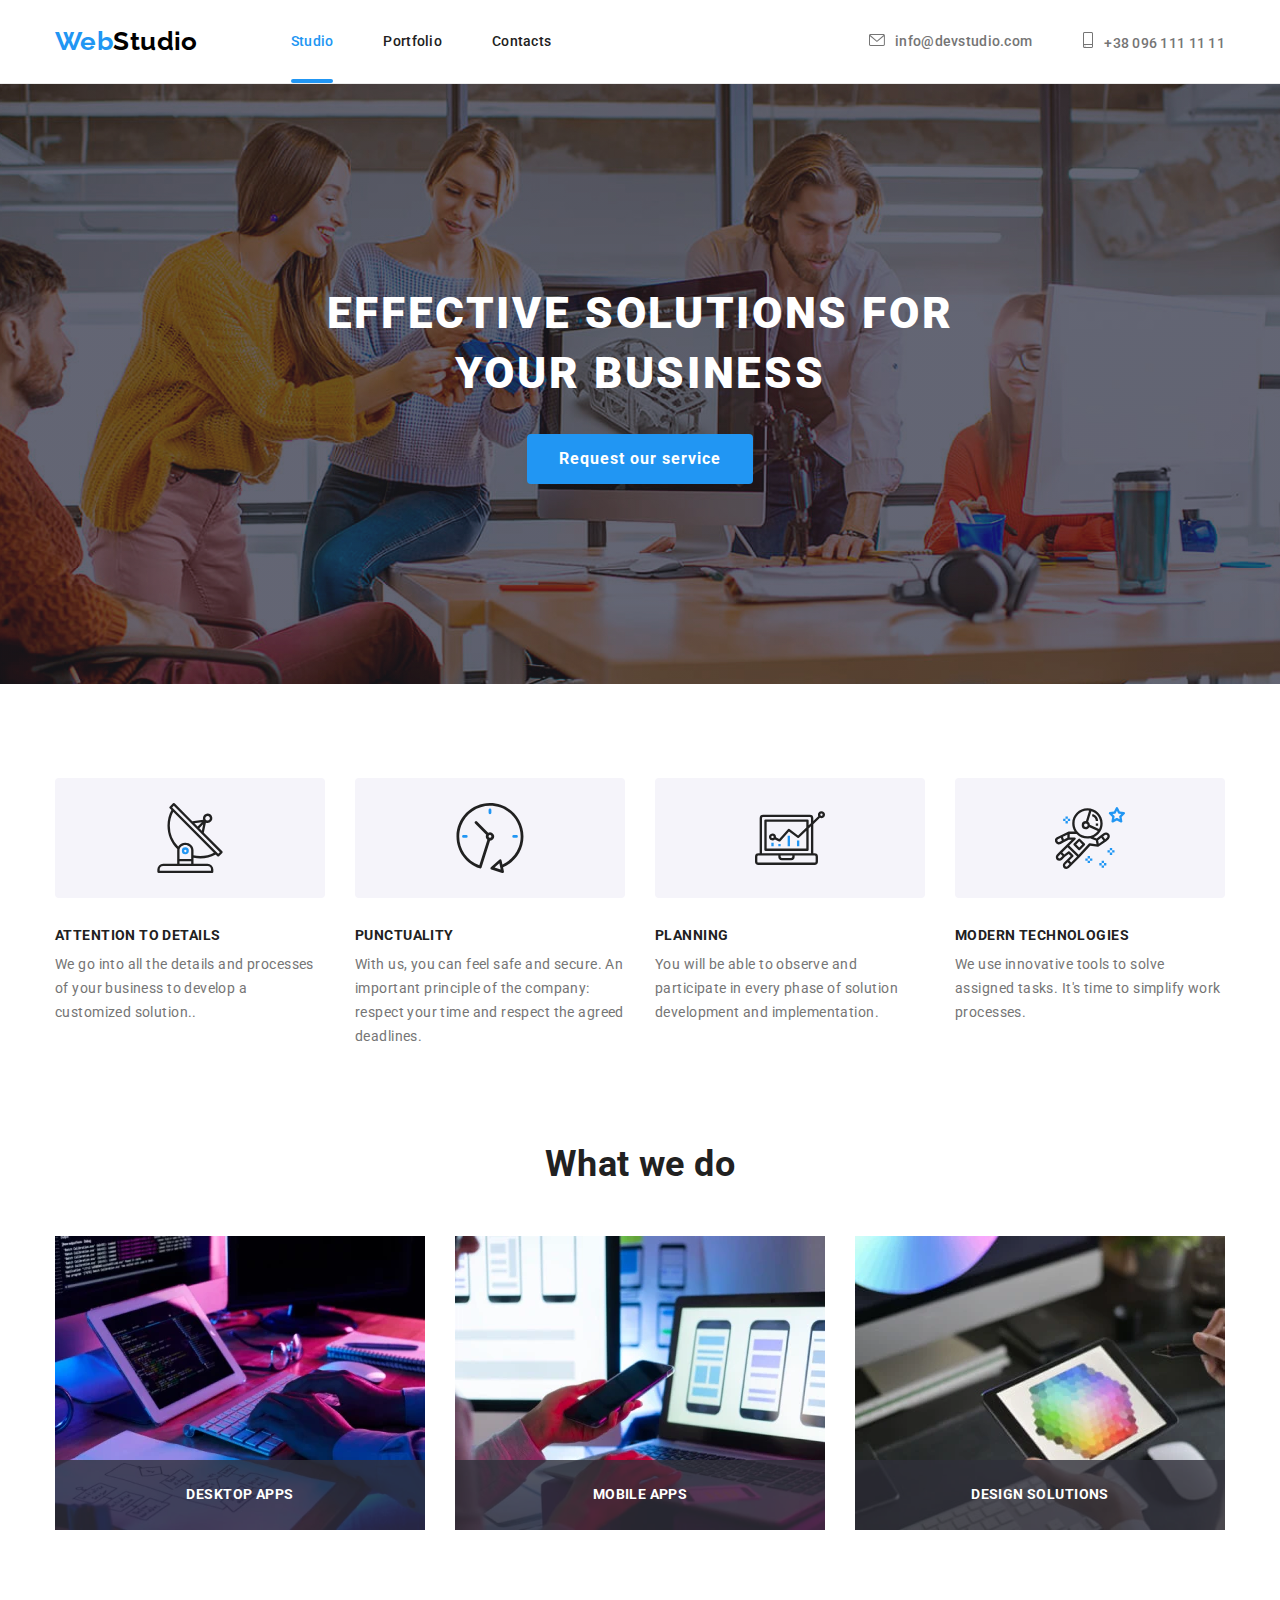
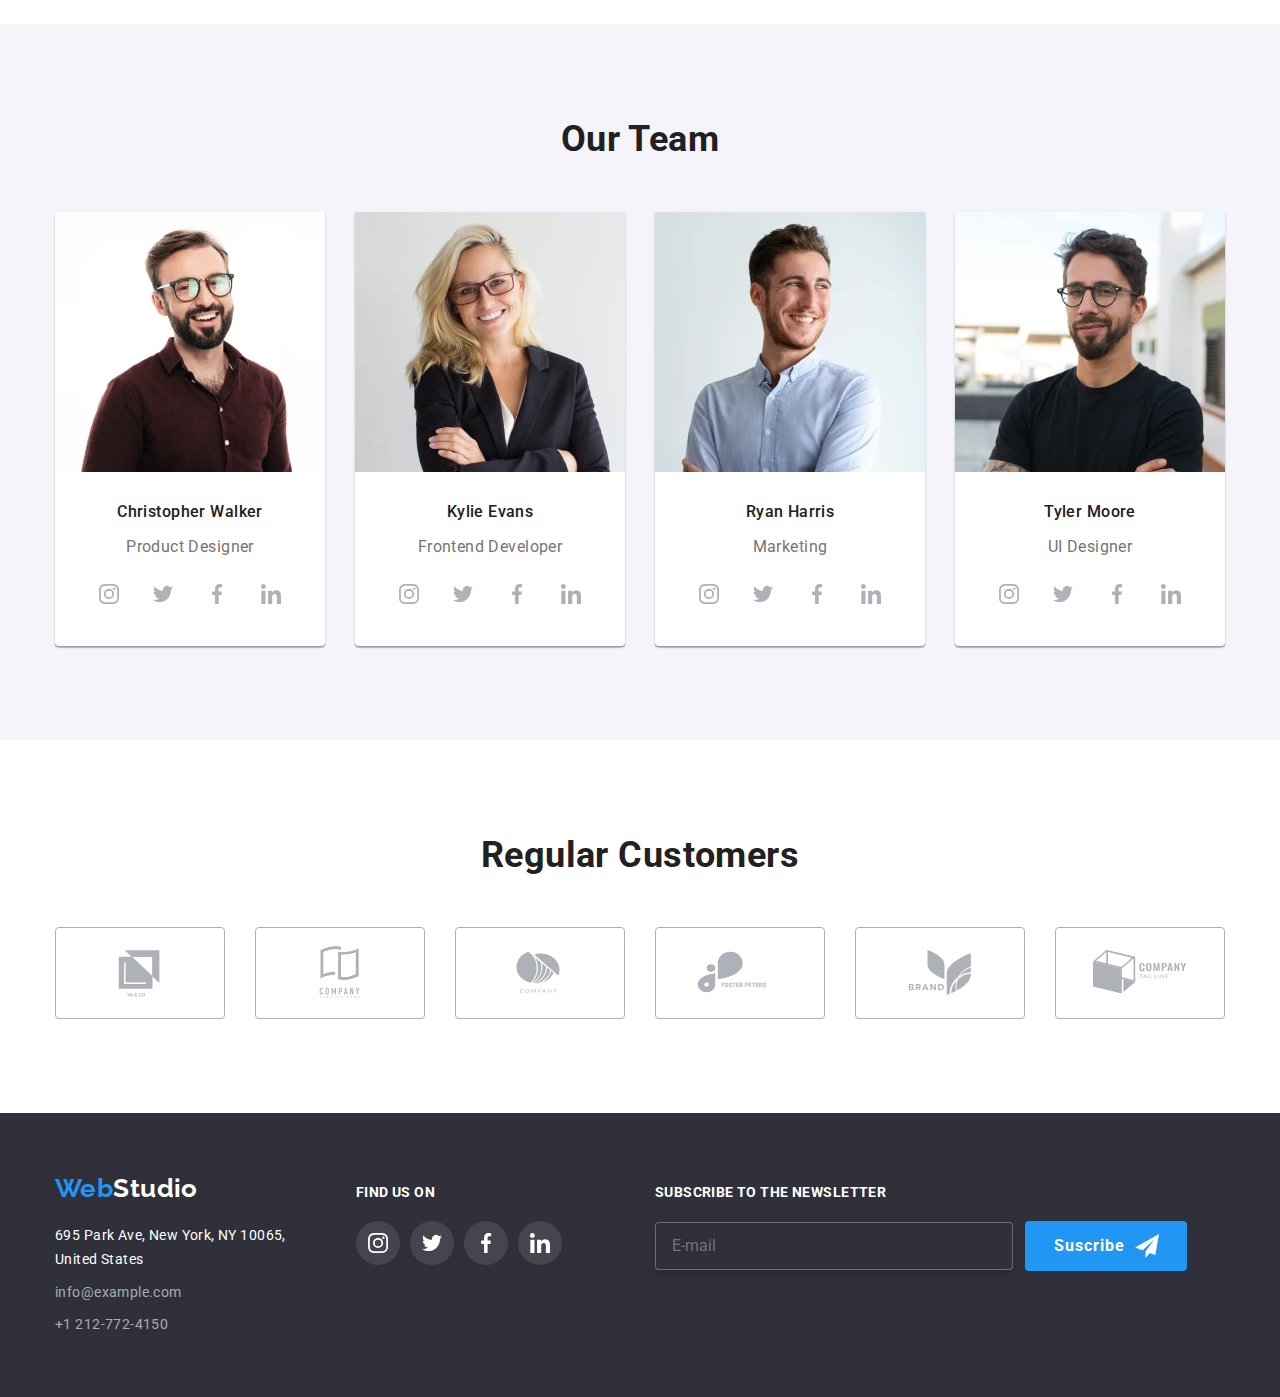
<file: index.html>
<!DOCTYPE html>
<html lang="ru">

<head>
  <meta charset="UTF-8" />
  <meta http-equiv="X-UA-Compatible" content="IE=edge" />
  <meta name="viewport" content="width=device-width, initial-scale=1.0" />
  <title lang="en">WebStudio</title>
  <link rel="preconnect" href="https://fonts.googleapis.com" />
  <link rel="preconnect" href="https://fonts.gstatic.com" crossorigin />
  <link href="https://fonts.googleapis.com/css2?family=Raleway:wght@700&family=Roboto:wght@400;500;700;900&display=swap"
    rel="stylesheet" />
  <link rel="stylesheet"
    href="https://cdnjs.cloudflare.com/ajax/libs/modern-normalize/1.1.0/modern-normalize.min.css" />
  <link rel="stylesheet" href="./css/main.min.css" />

</head>

<body>
  <header class="header">
    <div class="header__block container">
      <a class="logo" lang="en" href="./index.html"><span class="logo-text">Web</span>Studio</a>
      <nav class="site-nav">
        <ul class="site-nav__list list">
          <li class="site-nav__item">
            <a class="site-nav__link site-nav__link--current" href="./index.html">Studio</a>
          </li>
          <li class="site-nav__item">
            <a class="site-nav__link" href="./portfolio.html">Portfolio</a>
          </li>
          <li class="site-nav__item">
            <a class="site-nav__link" href="#">Contacts</a>
          </li>
        </ul>
      </nav>

      <ul class="contact-nav list">
        <li class="contact-nav__item">
          <a class="contact-nav__link" lang="en" href="mailto:info@devstudio.com">
            <svg class="contact-nav__icon-mail" width="16px" height="12px">
              <use href="./images/SVG/icons.svg#envelope"></use>
            </svg>info@devstudio.com</a>
        </li>
        <li class="contact-nav-item">
          <a class="contact-nav__link" href="tel:+380961111111">
            <svg class="contact-nav__icon-tel" width="10px" height="16px">
              <use href="./images/SVG/icons.svg#smartphon"></use>
            </svg>+38 096 111 11 11</a>
        </li>
      </ul>

      <button class="mobile-menu-btn" data-menu-button>
        <svg class="mobile-menu-icon" width="24" height="16">
          <use class="mobile-menu-burger" href="./images/SVG/icons.svg#burger"></use>
          <use class="mobile-menu-close" href="./images/SVG/icons.svg#mobile-close"></use>
        </svg>
      </button>

      <!-- Mobile menu -->
      <div class="mobile-menu" data-menu>
        <ul class="mobile-menu-nav list">
          <li class="mobile-menu-nav-item"><a class="mobile-menu-nav-link link current" href="./index.html">Studio</a>
          </li>
          <li class="mobile-menu-nav-item"><a class="mobile-menu-nav-link link" href="./portfolio.html">Portfolio</a>
          </li>
          <li class="mobile-menu-nav-item"><a class="mobile-menu-nav-link link" href="">Contacts</a></li>
        </ul>

        <ul class="mobile-menu-con list">
          <li class="mobile-menu-con-item"><a class="mobile-menu-con-link link color" href="tel:+380961111111">+38 096
              111
              11
              11</a></li>
          <li class="mobile-menu-con-item"><a class="mobile-menu-con-link link"
              href="mailto:info@devstudio.com">info@devstudio.com</a></li>
        </ul>

        <ul class="mobile-menu-social list">
          <li class="mobile-menu-social-item"><a class="mobile-menu-social-link link" href="">Instagram</a></li>
          <li class="mobile-menu-social-item"><a class="mobile-menu-social-link link" href="">Twitter</a></li>
          <li class="mobile-menu-social-item"><a class="mobile-menu-social-link link" href="">Facebook</a></li>
          <li class="mobile-menu-social-item"><a class="mobile-menu-social-link link" href="">LinkedIn</a></li>
        </ul>
      </div>
    </div>
  </header>

  <main>
    <section class="hero hero__overlay">
      <div class="container">
        <h1 class="hero__title">EFFECTIVE SOLUTIONS FOR YOUR BUSINESS</h1>
        <button type="button" class="btn hero__btn" data-modal-open>Request our service</button>
      </div>
    </section>

    <section class="section">
      <div class="container">
        <h2 class="visually-hidden">Особенности</h2>
        <ul class="section-feature list">
          <li class="section-feature__item">
            <div class="section-feature__block">
              <svg class="feature-icon" width="70" height="70">
                <use href="./images/SVG/icons.svg#antenna"></use>
              </svg>
            </div>
            <h3 class="section-feature__title">ATTENTION TO DETAILS</h3>
            <p class="section-feature__text">
              We go into all the details and processes of your business to develop a customized solution..
            </p>
          </li>
          <li class="section-feature__item">
            <div class="section-feature__block">
              <svg class="feature-icon" width="70" height="70">
                <use href="./images/SVG/icons.svg#clock"></use>
              </svg>
            </div>
            <h3 class="section-feature__title">PUNCTUALITY</h3>
            <p class="section-feature__text">
              With us, you can feel safe and secure. An important principle of the company: respect your time and
              respect the agreed
              deadlines.
            </p>
          </li>
          <li class="section-feature__item">
            <div class="section-feature__block">
              <svg class="feature-icon" width="70" height="70">
                <use href="./images/SVG/icons.svg#diagram"></use>
              </svg>
            </div>
            <h3 class="section-feature__title">PLANNING</h3>
            <p class="section-feature__text">
              You will be able to observe and participate in every phase of solution development and implementation.
            </p>
          </li>
          <li class="section-feature__item">
            <div class="section-feature__block">
              <svg class="section-feature__icon" width="70" height="70">
                <use href="./images/SVG/icons.svg#astronaut"></use>
              </svg>
            </div>
            <h3 class="section-feature__title">MODERN TECHNOLOGIES</h3>
            <p class="section-feature__text">
              We use innovative tools to solve assigned tasks. It's time to simplify work processes.
            </p>
          </li>
        </ul>
      </div>
    </section>

    <section class="section-work section section--half">
      <div class="container">
        <h2 class="section-work__title">What we do</h2>
        <ul class="section-work__list list">
          <li class="section-work__item">
            <picture>
              <!-- DESK -->
              <source media="(min-width: 1200px)" srcset="./images/work/desk.webp 1x, ./images/work/desk@2x.webp 2x"
                type="image/webp" />
              <source media="(min-width: 1200px)" srcset="./images/work/desk.jpg 1x, ./images/work/desk@2x.jpg 2x"
                type="image/jpg" />

              <img class="section-work__img" src="./images/work/desk.jpg" alt="рабочий стол" width="370" />
            </picture>

            <h2 class="section-work__text">DESKTOP APPS</h2>
          </li>
          <li class="section-work__item">
            <picture>
              <!-- DESK -->
              <source media="(min-width: 1200px)"
                srcset="./images/work/notebook.webp 1x, ./images/work/notebook@2x.webp 2x" type="image/webp" />
              <source media="(min-width: 1200px)"
                srcset="./images/work/notebook.jpg 1x, ./images/work/notebook@2x.jpg 2x" type="image/jpg" />

              <img class="section-work__img" src="./images/work/notebook.jpg" alt="рабочий стол" width="370" />
            </picture>
            <h2 class="section-work__text">MOBILE APPS</h2>
          </li>
          <li class="section-work__item">
            <picture>
              <!-- DESK -->
              <source media="(min-width: 1200px)" srcset="./images/work/ipad.webp 1x, ./images/work/ipad@2x.webp 2x"
                type="image/webp" />
              <source media="(min-width: 1200px)" srcset="./images/work/ipad.jpg 1x, ./images/work/ipad@2x.jpg 2x"
                type="image/jpg" />

              <img class="section-work__img" src="./images/work/ipad.jpg" alt="рабочий стол" width="370" height="294" />
            </picture>
            <h2 class="section-work__text">DESIGN SOLUTIONS</h2>
          </li>
        </ul>
      </div>
    </section>

    <section class="section section-team">
      <div class="container">
        <h2 class="section-team__title">Our Team</h2>
        <ul class="section-team__list list">
          <li class="section-team__item">
            <div class="section-team__block">
              <picture>
                <!-- DESK -->
                <source media="(min-width: 1200px)"
                  srcset="./images/team/team1-Desk.webp 1x, ./images/team/team1-Desk@2x.webp 2x" type="image/webp" />
                <source media="(min-width: 1200px)"
                  srcset="./images/team/team1-Desk.jpg 1x, ./images/team/team1-Desk@2x.jpg 2x" type="image/jpg" />

                <!-- Tab -->
                <source media="(min-width: 768px)"
                  srcset="./images/team/team1-Tab.webp 1x, ./images/team/team1-Tab@2x.webp 2x" type="image/webp" />
                <source media="(min-width: 1200px)"
                  srcset="./images/team/team1-Tab.jpg 1x, ./images/team/team1-Tab@2x.jpg 2x" type="image/jpg" />

                <!-- Mobile -->
                <source media="(max-width: 767px)"
                  srcset="./images/team/team1-Mob.webp 1x, ./images/team/team1-Mob@2x.webp 2x" type="image/webp" />
                <source media="(min-width: 1200px)"
                  srcset="./images/team/team1-Mob.jpg 1x, ./images/team/team1-Mob@2x.jpg 2x" type="image/jpg" />

                <img class="section-team__foto" src="./images/team/team1-Desk.jpg" alt="Мужчина" />
              </picture>
              <div class="section-member">
                <h3 class="section-member__title">Christopher Walker</h3>
                <p class="section-member__text" lang="en">Product Designer</p>
                <ul class="section-social list">
                  <li class="section-social__list">
                    <a class="section-social__link" href="#" target="_blank" rel="noopener noreferrer"
                      aria-label="instagram">
                      <svg class="section-social__icon">
                        <use href="./images/SVG/icons.svg#instagram"></use>
                      </svg></a>
                  </li>
                  <li class="section-social__list">
                    <a class="section-social__link" href="#" target="_blank" rel="noopener noreferrer"
                      aria-label="twitter">
                      <svg class="section-social__icon">
                        <use href="./images/SVG/icons.svg#twitter"></use>
                      </svg></a>
                  </li>
                  <li class="section-social__list">
                    <a class="section-social__link" href="#" target="_blank" rel="noopener noreferrer"
                      aria-label="facebook">
                      <svg class="section-social__icon">
                        <use href="./images/SVG/icons.svg#facebook"></use>
                      </svg></a>
                  </li>
                  <li class="section-social__list">
                    <a class="section-social__link" href="#" target="_blank" rel="noopener noreferrer"
                      aria-label="linkedin">
                      <svg class="section-social__icon">
                        <use href="./images/SVG/icons.svg#linkedin"></use>
                      </svg></a>
                  </li>
                </ul>
              </div>
            </div>
          </li>
          <li class="section-team__item">
            <div class="section-team__block">
              <picture>
                <!-- DESK -->
                <source media="(min-width: 1200px)"
                  srcset="./images/team/team2-Desk.webp 1x, ./images/team/team2-Desk@2x.webp 2x" type="image/webp" />
                <source media="(min-width: 1200px)"
                  srcset="./images/team/team2-Desk.jpg 1x, ./images/team/team2-Desk@2x.jpg 2x" type="image/jpg" />

                <!-- Tab -->
                <source media="(min-width: 768px)"
                  srcset="./images/team/team2-Tab.webp 1x, ./images/team/team2-Tab@2x.webp 2x" type="image/webp" />
                <source media="(min-width: 1200px)"
                  srcset="./images/team/team2-Tab.jpg 1x, ./images/team/team2-Tab@2x.jpg 2x" type="image/jpg" />

                <!-- Mobile -->
                <source media="(max-width: 767px)"
                  srcset="./images/team/team2-Mob.webp 1x, ./images/team/team2-Mob@2x.webp 2x" type="image/webp" />
                <source media="(min-width: 1200px)"
                  srcset="./images/team/team2-Mob.jpg 1x, ./images/team/team2-Mob@2x.jpg 2x" type="image/jpg" />

                <img class="section-team__foto" src="./images/team/team2-Desk.jpg" alt="Женшина" />
              </picture>
              <div class="section-member">
                <h3 class="section-member__title">Kylie Evans</h3>
                <p class="section-member__text" lang="en">Frontend Developer</p>
                <ul class="section-social list">
                  <li class="section-social__list">
                    <a class="section-social__link" href="#" target="_blank" rel="noopener noreferrer"
                      aria-label="instagram">
                      <svg class="section-social__icon">
                        <use href="./images/SVG/icons.svg#instagram"></use>
                      </svg></a>
                  </li>
                  <li class="section-social__list">
                    <a class="section-social__link" href="#" target="_blank" rel="noopener noreferrer"
                      aria-label="twitter">
                      <svg class="section-social__icon">
                        <use href="./images/SVG/icons.svg#twitter"></use>
                      </svg></a>
                  </li>
                  <li class="section-social__list">
                    <a class="section-social__link" href="#" target="_blank" rel="noopener noreferrer"
                      aria-label="facebook">
                      <svg class="section-social__icon">
                        <use href="./images/SVG/icons.svg#facebook"></use>
                      </svg></a>
                  </li>
                  <li class="section-social__list">
                    <a class="section-social__link" href="#" target="_blank" rel="noopener noreferrer"
                      aria-label="linledin">
                      <svg class="section-social__icon">
                        <use href="./images/SVG/icons.svg#linkedin"></use>
                      </svg></a>
                  </li>
                </ul>
              </div>
            </div>
          </li>
          <li class="section-team__item">
            <div class="section-team__block">
              <picture>
                <!-- DESK -->
                <source media="(min-width: 1200px)"
                  srcset="./images/team/team3-Desk.webp 1x, ./images/team/team3-Desk@2x.webp 2x" type="image/webp" />
                <source media="(min-width: 1200px)"
                  srcset="./images/team/team3-Desk.jpg 1x, ./images/team/team3-Desk@2x.jpg 2x" type="image/jpg" />

                <!-- Tab -->
                <source media="(min-width: 768px)"
                  srcset="./images/team/team3-Tab.webp 1x, ./images/team/team3-Tab@2x.webp 2x" type="image/webp" />
                <source media="(min-width: 1200px)"
                  srcset="./images/team/team3-Tab.jpg 1x, ./images/team/team3-Tab@2x.jpg 2x" type="image/jpg" />

                <!-- Mobile -->
                <source media="(max-width: 767px)"
                  srcset="./images/team/team3-Mob.webp 1x, ./images/team/team3-Mob@2x.webp 2x" type="image/webp" />
                <source media="(min-width: 1200px)"
                  srcset="./images/team/team3-Mob.jpg 1x, ./images/team/team3-Mob@2x.jpg 2x" type="image/jpg" />

                <img class="section-team__foto" src="./images/team/team3-Desk.jpg" alt="Мужчина" />
              </picture>

              <div class="section-member">
                <h3 class="section-member__title">Ryan Harris</h3>
                <p class="section-member__text" lang="en">Marketing</p>
                <ul class="section-social list">
                  <li class="section-social__list">
                    <a class="section-social__link" href="#" target="_blank" rel="noopener noreferrer"
                      aria-label="instagram">
                      <svg class="section-social__icon">
                        <use href="./images/SVG/icons.svg#instagram"></use>
                      </svg></a>
                  </li>
                  <li class="section-social__list">
                    <a class="section-social__link" href="#" target="_blank" rel="noopener noreferrer"
                      aria-label="twitter">
                      <svg class="section-social__icon">
                        <use href="./images/SVG/icons.svg#twitter"></use>
                      </svg></a>
                  </li>
                  <li class="section-social__list">
                    <a class="section-social__link" href="#" target="_blank" rel="noopener noreferrer"
                      aria-label="facebook">
                      <svg class="section-social__icon">
                        <use href="./images/SVG/icons.svg#facebook"></use>
                      </svg></a>
                  </li>
                  <li class="section-social__list">
                    <a class="section-social__link" href="#" target="_blank" rel="noopener noreferrer"
                      aria-label="linkedin">
                      <svg class="section-social__icon">
                        <use href="./images/SVG/icons.svg#linkedin"></use>
                      </svg></a>
                  </li>
                </ul>
              </div>
            </div>
          </li>
          <li class="section-team__item">
            <div class="section-team__block">
              <picture>
                <!-- DESK -->
                <source media="(min-width: 1200px)"
                  srcset="./images/team/team4-Desk.webp 1x, ./images/team/team4-Desk@2x.webp 2x" type="image/webp" />
                <source media="(min-width: 1200px)"
                  srcset="./images/team/team4-Desk.jpg 1x, ./images/team/team4-Desk@2x.jpg 2x" type="image/jpg" />

                <!-- Tab -->
                <source media="(min-width: 768px)"
                  srcset="./images/team/team4-Tab.webp 1x, ./images/team/team4-Tab@2x.webp 2x" type="image/webp" />
                <source media="(min-width: 1200px)"
                  srcset="./images/team/team4-Tab.jpg 1x, ./images/team/team4-Tab@2x.jpg 2x" type="image/jpg" />

                <!-- Mobile -->
                <source media="(max-width: 767px)"
                  srcset="./images/team/team4-Mob.webp 1x, ./images/team/team4-Mob@2x.webp 2x" type="image/webp" />
                <source media="(min-width: 1200px)"
                  srcset="./images/team/team4-Mob.jpg 1x, ./images/team/team4-Mob@2x.jpg 2x" type="image/jpg" />

                <img class="section-team__foto" src="./images/team/team4-Desk.jpg" alt="Мужчина" />
              </picture>

              <div class="section-member">
                <h3 class="section-member__title">Tyler Moore</h3>
                <p class="section-member__text" lang="en">UI Designer</p>
                <ul class="section-social list">
                  <li class="section-social__list">
                    <a class="section-social__link" href="#" target="_blank" rel="noopener noreferrer"
                      aria-label="instagram">
                      <svg class="section-social__icon">
                        <use href="./images/SVG/icons.svg#instagram"></use>
                      </svg></a>
                  </li>
                  <li class="section-social__list">
                    <a class="section-social__link" href="#" target="_blank" rel="noopener noreferrer"
                      aria-label="twitter">
                      <svg class="section-social__icon">
                        <use href="./images/SVG/icons.svg#twitter"></use>
                      </svg></a>
                  </li>
                  <li class="section-social__list">
                    <a class="section-social__link" href="#" target="_blank" rel="noopener noreferrer"
                      aria-label="facebook">
                      <svg class="section-social__icon">
                        <use href="./images/SVG/icons.svg#facebook"></use>
                      </svg></a>
                  </li>
                  <li class="section-social__list">
                    <a class="section-social__link" href="#" target="_blank" rel="noopener noreferrer"
                      aria-label="linkedin">
                      <svg class="section-social__icon">
                        <use href="./images/SVG/icons.svg#linkedin"></use>
                      </svg></a>
                  </li>
                </ul>
              </div>
            </div>
          </li>
        </ul>
      </div>
    </section>

    <section class="section-customer section">
      <div class="container">
        <h2 class="section-customer__title">Regular Customers</h2>
        <ul class="section-customer__list list">
          <li class="section-customer__item">
            <a href="#" class="section-customer__link"><svg class="section-customer__icon">
                <use href="./images/SVG/icons.svg#customer"></use>
              </svg></a>
          </li>
          <li class="section-customer__item">
            <a href="#" class="section-customer__link"><svg class="section-customer__icon">
                <use href="./images/SVG/icons.svg#customer1"></use>
              </svg></a>
          </li>
          <li class="section-customer__item">
            <a href="#" class="section-customer__link"><svg class="section-customer__icon">
                <use href="./images/SVG/icons.svg#customer2"></use>
              </svg></a>
          </li>
          <li class="section-customer__item">
            <a href="#" class="section-customer__link"><svg class="section-customer__icon">
                <use href="./images/SVG/icons.svg#customer3"></use>
              </svg></a>
          </li>
          <li class="section-customer__item">
            <a href="#" class="section-customer__link"><svg class="section-customer__icon">
                <use href="./images/SVG/icons.svg#customer4"></use>
              </svg></a>
          </li>
          <li class="section-customer__item">
            <a href="#" class="section-customer__link"><svg class="section-customer__icon">
                <use href="./images/SVG/icons.svg#customer5"></use>
              </svg></a>
          </li>
        </ul>
      </div>
    </section>
  </main>

  <footer class="footer list">
    <div class="container">
      <div class="footer-block">
        <div class="footer-contact">
          <a class="logo logo--position" lang="en" href="./index.html"><span class="logo-text">Web</span>Studio</a>
          <address>
            <ul class="footer-contact__list list">
              <li class="footer-contact__item">
                <p class="footer-contact__text">695 Park Ave, New York, NY 10065,<br> United States</p>
              </li>

              <li class="footer-contact__item">
                <a class="footer-contact__link" lang="en" href="mailto:info@devstudio.com">info@example.com</a>
              </li>
              <li class="footer-contact__item"><a class="footer-contact__link" href="tel:+380961111111">+1
                  212-772-4150</a></li>
            </ul>
          </address>
        </div>

        <div class="footer-social">
          <h3 class="footer-social__title">Find us on</h3>
          <ul class="footer-social__list list">
            <li class="footer-social__item">
              <a class="footer-social__link" href="#" target="_blank" rel="noopener noreferrer" aria-label="instagram">
                <svg class="footer-social__icon">
                  <use href="./images/SVG/icons.svg#instagram"></use>
                </svg></a>
            </li>
            <li class="footer-social__item">
              <a class="footer-social__link" href="#" target="_blank" rel="noopener noreferrer" aria-label="twitter">
                <svg class="footer-social__icon">
                  <use href="./images/SVG/icons.svg#twitter"></use>
                </svg></a>
            </li>
            <li class="footer-social__item">
              <a class="footer-social__link" href="#" target="_blank" rel="noopener noreferrer" aria-label="facebook">
                <svg class="footer-social__icon">
                  <use href="./images/SVG/icons.svg#facebook"></use>
                </svg></a>
            </li>
            <li class="footer-social__item">
              <a class="footer-social__link" href="#" target="_blank" rel="noopener noreferrer" aria-label="linkedin">
                <svg class="footer-social__icon">
                  <use href="./images/SVG/icons.svg#linkedin"></use>
                </svg></a>
            </li>
          </ul>
        </div>

        <div class="footer-mailing">
          <h3 class="footer-mailing__title">Subscribe to the newsletter</h3>
          <form class="footer-mailing__form">
            <input class="footer-mailing__input" type="email" name="email" placeholder="E-mail">
            <button class="btn footer__btn" type="submit">
              Suscribe
              <svg class="btn__logo" width="24" height="24">
                <use href="./images/SVG/icons.svg#send"></use>
              </svg>
            </button>
          </form>

        </div>
      </div>
    </div>
  </footer>

  <!-- Modal window -->
  <div class="backdrop is-hidden" data-modal>
    <div class="modal">
      <button class="modal__close-btn" type="button" data-modal-close><svg class="close-btn" width="18" height="18">
          <use href="./images/SVG/icons.svg#close"></use>
        </svg></button>

      <form>
        <div role="group" class="modal-form">
          <p class="modal-form__title">Leave your information and we'll call you back</p>

          <label class="form-group">
            <span class="form-group__label">Name</span>
            <input class="form-group__input" type="text" name="name">
            <svg class="form-group__icon" width="18" height="18">
              <use href="./images/SVG/icons.svg#person"></use>
            </svg>
          </label>

          <label class="form-group">
            <span class="form-group__label">Telephone</span>
            <input class="form-group__input" type="tel" name="tel">
            <svg class="form-group__icon" width="18" height="18">
              <use href="./images/SVG/icons.svg#phone"></use>
            </svg>
          </label>

          <label class="form-group">
            <span class="form-group__label">E-mail</span>
            <input class="form-group__input" type="email" name="email">
            <svg class="form-group__icon" width="18" height="18">
              <use href="./images/SVG/icons.svg#email"></use>
            </svg>
          </label>

          <label class="form-group">
            <span class="form-group__label">Comments</span>
            <textarea class="form-group__textarea" name="comment" placeholder="Enter the text"></textarea>
          </label>

          <label class="form-policy">
            <input class="form-policy__checkbox" type="checkbox" name="policy">
            <span class="form-policy__check">
              <svg class="form-policy__icon" width="11" height="8">
                <use href="./images/SVG/icons.svg#icon-check"></use>
              </svg>
            </span>
            <span>
              I agree with the newsletter and accept the <a class="form-policy__link" href="#">Terms and Conditions</a>
            </span>
          </label>

          <button class=" btn modal__btn" type="submit">Отправить</button>
        </div>
      </form>
    </div>
  </div>

  <script src="./js/modal.js"></script>
  <script src="./js/menu.js"></script>
</body>

</html>
</file>
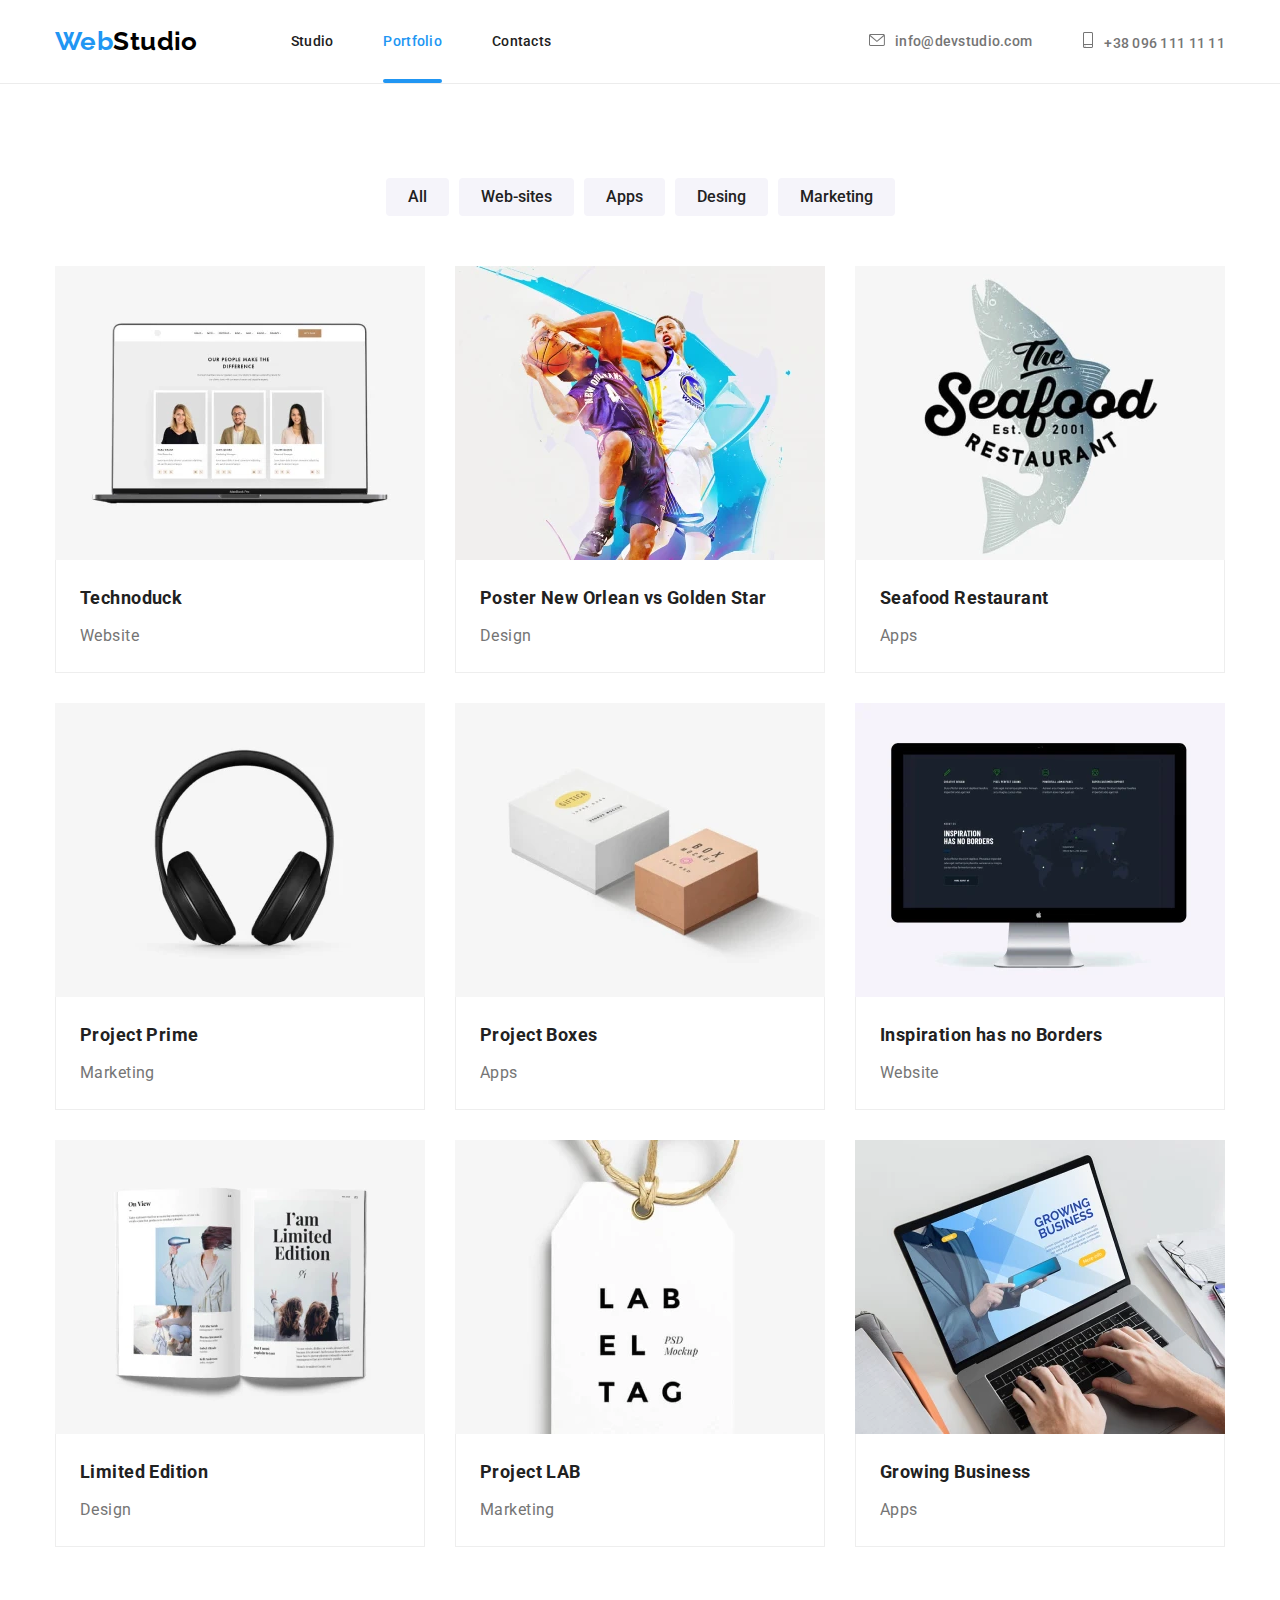
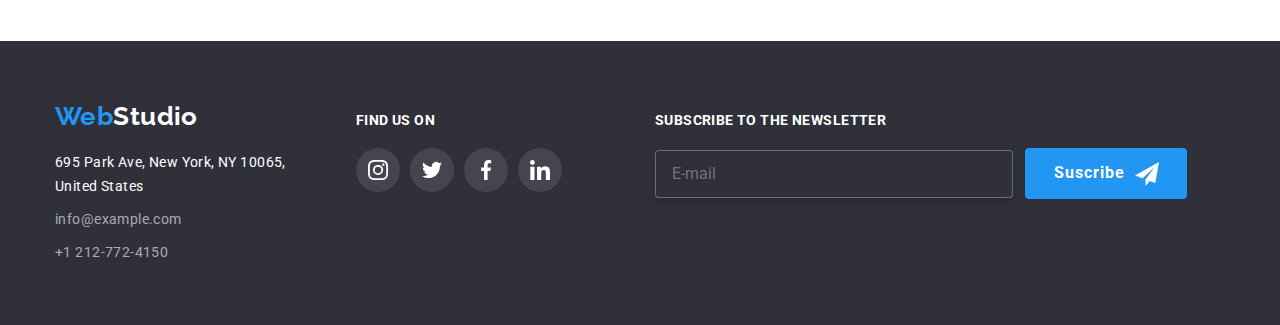
<file: portfolio.html>
<!DOCTYPE html>
<html lang="ru">

<head>
  <meta charset="UTF-8" />
  <meta http-equiv="X-UA-Compatible" content="IE=edge" />
  <meta name="viewport" content="width=device-width, initial-scale=1.0" />
  <title>Portfolio</title>
  <link rel="preconnect" href="https://fonts.googleapis.com" />
  <link rel="preconnect" href="https://fonts.gstatic.com" crossorigin />
  <link href="https://fonts.googleapis.com/css2?family=Raleway:wght@700&family=Roboto:wght@400;500;700;900&display=swap"
    rel="stylesheet" />
  <link rel="stylesheet"
    href="https://cdnjs.cloudflare.com/ajax/libs/modern-normalize/1.1.0/modern-normalize.min.css" />
  <link rel="stylesheet" href="./css/main.min.css" />
</head>

<body>
  <header class="header">
    <div class="header__block container">
      <a class="logo" lang="en" href="./index.html"><span class="logo-text">Web</span>Studio</a>
      <nav class="site-nav">
        <ul class="site-nav__list list">
          <li class="site-nav__item">
            <a class="site-nav__link" href="./index.html">Studio</a>
          </li>
          <li class="site-nav__item">
            <a class="site-nav__link site-nav__link--current" href="./portfolio.html">Portfolio</a>
          </li>
          <li class="site-nav__item">
            <a class="site-nav__link" href="#">Contacts</a>
          </li>
        </ul>
      </nav>

      <ul class="contact-nav list">
        <li class="contact-nav__item">
          <a class="contact-nav__link" lang="en" href="mailto:info@devstudio.com">
            <svg class="contact-nav__icon-mail" width="16px" height="12px">
              <use href="./images/SVG/icons.svg#envelope"></use>
            </svg>info@devstudio.com</a>
        </li>
        <li class="contact-nav-item">
          <a class="contact-nav__link" href="tel:+380961111111">
            <svg class="contact-nav__icon-tel" width="10px" height="16px">
              <use href="./images/SVG/icons.svg#smartphon"></use>
            </svg>+38 096 111 11 11</a>
        </li>
      </ul>

      <button class="mobile-menu-btn" data-menu-button>
        <svg class="mobile-menu-icon" width="24" height="16">
          <use class="mobile-menu-burger" href="./images/SVG/icons.svg#burger"></use>
          <use class="mobile-menu-close" href="./images/SVG/icons.svg#mobile-close"></use>
        </svg>
      </button>

      <!-- Mobile menu -->
      <div class="mobile-menu" data-menu>
        <ul class="mobile-menu-nav list">
          <li class="mobile-menu-nav-item"><a class="mobile-menu-nav-link link current" href="./index.html">Studio</a>
          </li>
          <li class="mobile-menu-nav-item"><a class="mobile-menu-nav-link link" href="./portfolio.html">Portfolio</a>
          </li>
          <li class="mobile-menu-nav-item"><a class="mobile-menu-nav-link link" href="">Contacts</a></li>
        </ul>

        <ul class="mobile-menu-con list">
          <li class="mobile-menu-con-item"><a class="mobile-menu-con-link link color" href="tel:+380961111111">+38 096
              111
              11
              11</a></li>
          <li class="mobile-menu-con-item"><a class="mobile-menu-con-link link"
              href="mailto:info@devstudio.com">info@devstudio.com</a></li>
        </ul>

        <ul class="mobile-menu-social list">
          <li class="mobile-menu-social-item"><a class="mobile-menu-social-link link" href="">Instagram</a></li>
          <li class="mobile-menu-social-item"><a class="mobile-menu-social-link link" href="">Twitter</a></li>
          <li class="mobile-menu-social-item"><a class="mobile-menu-social-link link" href="">Facebook</a></li>
          <li class="mobile-menu-social-item"><a class="mobile-menu-social-link link" href="">LinkedIn</a></li>
        </ul>
      </div>
    </div>
  </header>

  <main>
    <section class="section">
      <div class="container">
        <h1 class="visually-hidden">Portfolio</h1>
        <ul class="button-nav list">
          <li class="button-nav__list">
            <button type="button" class="btn-portfolio">All</button>
          </li>
          <li class="button-nav__list">
            <button type="button" class="btn-portfolio">Web-sites</button>
          </li>
          <li class="button-nav__list">
            <button type="button" class="btn-portfolio">Apps</button>
          </li>
          <li class="button-nav__list"><button class="btn-portfolio" type="button">Desing</button></li>
          <li class="button-nav__list"><button class="btn-portfolio" type="button">Marketing</button></li>
        </ul>

        <ul class="portfolio list">
          <li class="portfolio__list">
            <div class="portfolio__thumb">
              <picture>
                <!-- DESK -->
                <source media="(min-width: 1200px)"
                  srcset="./images/portfolio/portfolio1-Desk.webp 1x, ./images/portfolio/portfolio1-Desk@2x.webp 2x"
                  type="image/webp" />
                <source media="(min-width: 1200px)"
                  srcset="./images/portfolio/portfolio1-Desk.jpg 1x, ./images/portfolio/portfolio1-Desk@2x.jpg 2x"
                  type="image/jpg" />

                <!-- Tab -->
                <source media="(min-width: 768px)"
                  srcset="./images/portfolio/portfolio1-Tab.webp 1x, ./images/portfolio/portfolio1-Tab@2x.webp 2x"
                  type="image/webp" />
                <source media="(min-width: 1200px)"
                  srcset="./images/portfolio/portfolio1-Tab.jpg 1x, ./images/portfolio/portfolio1-Tab@2x.jpg 2x"
                  type="image/jpg" />

                <!-- Mobile -->
                <source media="(max-width: 767px)"
                  srcset="./images/portfolio/portfolio1-Mob.webp 1x, ./images/portfolio/portfolio1-Mob@2x.webp 2x"
                  type="image/webp" />
                <source media="(min-width: 1200px)"
                  srcset="./images/portfolio/portfolio1-Mob.jpg 1x, ./images/portfolio/portfolio1-Mob@2x.jpg 2x"
                  type="image/jpg" />

                <img class="portfolio__foto" src="./images/portfolio/portfolio1-Desk.jpg" alt="Ноутбук" width="370" />
              </picture>

              <h2 class="portfolio__title">Lorem ipsum dolor sit amet consectetur adipisicing elit. Quam, dolorum
                maiores saepe id omnis aut maxime est possimus impedit nesciunt eum eius et, quibusdam dolorem
                laudantium consectetur eos, iste odio!</h2>
            </div>
            <div class="description">
              <h2 class="description__title">Technoduck</h2>
              <p class="description__text">Website</p>
            </div>

          </li>
          <li class="portfolio__list">
            <div class="portfolio__thumb">
              <picture>
                <!-- DESK -->
                <source media="(min-width: 1200px)"
                  srcset="./images/portfolio/portfolio2-Desk.webp 1x, ./images/portfolio/portfolio2-Desk@2x.webp 2x"
                  type="image/webp" />
                <source media="(min-width: 1200px)"
                  srcset="./images/portfolio/portfolio2-Desk.jpg 1x, ./images/portfolio/portfolio2-Desk@2x.jpg 2x"
                  type="image/jpg" />

                <!-- Tab -->
                <source media="(min-width: 768px)"
                  srcset="./images/portfolio/portfolio2-Tab.webp 1x, ./images/portfolio/portfolio2-Tab@2x.webp 2x"
                  type="image/webp" />
                <source media="(min-width: 1200px)"
                  srcset="./images/portfolio/portfolio2-Tab.jpg 1x, ./images/portfolio/portfolio2-Tab@2x.jpg 2x"
                  type="image/jpg" />

                <!-- Mobile -->
                <source media="(max-width: 767px)"
                  srcset="./images/portfolio/portfolio2-Mob.webp 1x, ./images/portfolio/portfolio2-Mob@2x.webp 2x"
                  type="image/webp" />
                <source media="(min-width: 1200px)"
                  srcset="./images/portfolio/portfolio2-Mob.jpg 1x, ./images/portfolio/portfolio2-Mob@2x.jpg 2x"
                  type="image/jpg" />

                <img class="portfolio__foto" src="./images/portfolio/portfolio2-Desk.jpg" alt="Баскетбол" width="370" />
              </picture>

              <h2 class="portfolio__title">Lorem ipsum dolor sit amet consectetur adipisicing elit. Quam, dolorum
                maiores saepe id omnis aut maxime est possimus impedit nesciunt eum eius et, quibusdam dolorem
                laudantium consectetur eos, iste odio!</h2>
            </div>

            <div class="description">
              <h2 class="description__title">Poster New Orlean vs Golden Star</h2>
              <p class="description__text">Design</p>
            </div>

          </li>
          <li class="portfolio__list">
            <div class="portfolio__thumb">
              <picture>
                <!-- DESK -->
                <source media="(min-width: 1200px)"
                  srcset="./images/portfolio/portfolio3-Desk.webp 1x, ./images/portfolio/portfolio3-Desk@2x.webp 2x"
                  type="image/webp" />
                <source media="(min-width: 1200px)"
                  srcset="./images/portfolio/portfolio3-Desk.jpg 1x, ./images/portfolio/portfolio3-Desk@2x.jpg 2x"
                  type="image/jpg" />

                <!-- Tab -->
                <source media="(min-width: 768px)"
                  srcset="./images/portfolio/portfolio3-Tab.webp 1x, ./images/portfolio/portfolio3-Tab@2x.webp 2x"
                  type="image/webp" />
                <source media="(min-width: 1200px)"
                  srcset="./images/portfolio/portfolio3-Tab.jpg 1x, ./images/portfolio/portfolio3-Tab@2x.jpg 2x"
                  type="image/jpg" />

                <!-- Mobile -->
                <source media="(max-width: 767px)"
                  srcset="./images/portfolio/portfolio3-Mob.webp 1x, ./images/portfolio/portfolio3-Mob@2x.webp 2x"
                  type="image/webp" />
                <source media="(min-width: 1200px)"
                  srcset="./images/portfolio/portfolio3-Mob.jpg 1x, ./images/portfolio/portfolio3-Mob@2x.jpg 2x"
                  type="image/jpg" />

                <img class="portfolio__foto" src="./images/portfolio/portfolio3-Desk.jpg" alt="Логотип ресторана"
                  width="370" />
              </picture>

              <h2 class="portfolio__title">Lorem ipsum dolor sit amet consectetur adipisicing elit. Quam, dolorum
                maiores saepe id omnis aut maxime est possimus impedit nesciunt eum eius et, quibusdam dolorem
                laudantium consectetur eos, iste odio!</h2>
            </div>

            <div class="description">
              <h2 class="description__title">Seafood Restaurant</h2>
              <p class="description__text">Apps</p>
            </div>

          </li>
          <li class="portfolio__list">
            <div class="portfolio__thumb">
              <picture>
                <!-- DESK -->
                <source media="(min-width: 1200px)"
                  srcset="./images/portfolio/portfolio4-Desk.webp 1x, ./images/portfolio/portfolio4-Desk@2x.webp 2x"
                  type="image/webp" />
                <source media="(min-width: 1200px)"
                  srcset="./images/portfolio/portfolio4-Desk.jpg 1x, ./images/portfolio/portfolio4-Desk@2x.jpg 2x"
                  type="image/jpg" />

                <!-- Tab -->
                <source media="(min-width: 768px)"
                  srcset="./images/portfolio/portfolio4-Tab.webp 1x, ./images/portfolio/portfolio4-Tab@2x.webp 2x"
                  type="image/webp" />
                <source media="(min-width: 1200px)"
                  srcset="./images/portfolio/portfolio4-Tab.jpg 1x, ./images/portfolio/portfolio4-Tab@2x.jpg 2x"
                  type="image/jpg" />

                <!-- Mobile -->
                <source media="(max-width: 767px)"
                  srcset="./images/portfolio/portfolio4-Mob.webp 1x, ./images/portfolio/portfolio4-Mob@2x.webp 2x"
                  type="image/webp" />
                <source media="(min-width: 1200px)"
                  srcset="./images/portfolio/portfolio4-Mob.jpg 1x, ./images/portfolio/portfolio4-Mob@2x.jpg 2x"
                  type="image/jpg" />

                <img class="portfolio__foto" src="./images/portfolio/portfolio4-Desk.jpg" alt="Наушники" width="370" />
              </picture>

              <h2 class="portfolio__title">Lorem ipsum dolor sit amet consectetur adipisicing elit. Quam, dolorum
                maiores saepe id omnis aut maxime est possimus impedit nesciunt eum eius et, quibusdam dolorem
                laudantium consectetur eos, iste odio!</h2>
            </div>

            <div class="description">
              <h2 class="description__title">Project Prime</h2>
              <p class="description__text">Marketing</p>
            </div>

          </li>
          <li class="portfolio__list">
            <div class="portfolio__thumb">
              <picture>
                <!-- DESK -->
                <source media="(min-width: 1200px)"
                  srcset="./images/portfolio/portfolio5-Desk.webp 1x, ./images/portfolio/portfolio5-Desk@2x.webp 2x"
                  type="image/webp" />
                <source media="(min-width: 1200px)"
                  srcset="./images/portfolio/portfolio5-Desk.jpg 1x, ./images/portfolio/portfolio5-Desk@2x.jpg 2x"
                  type="image/jpg" />

                <!-- Tab -->
                <source media="(min-width: 768px)"
                  srcset="./images/portfolio/portfolio5-Tab.webp 1x, ./images/portfolio/portfolio5-Tab@2x.webp 2x"
                  type="image/webp" />
                <source media="(min-width: 1200px)"
                  srcset="./images/portfolio/portfolio5-Tab.jpg 1x, ./images/portfolio/portfolio5-Tab@2x.jpg 2x"
                  type="image/jpg" />

                <!-- Mobile -->
                <source media="(max-width: 767px)"
                  srcset="./images/portfolio/portfolio5-Mob.webp 1x, ./images/portfolio/portfolio5-Mob@2x.webp 2x"
                  type="image/webp" />
                <source media="(min-width: 1200px)"
                  srcset="./images/portfolio/portfolio5-Mob.jpg 1x, ./images/portfolio/portfolio5-Mob@2x.jpg 2x"
                  type="image/jpg" />

                <img class="portfolio__foto" src="./images/portfolio/portfolio5-Desk.jpg" alt="Коробки" width="370" />
              </picture>

              <h2 class="portfolio__title">Lorem ipsum dolor sit amet consectetur adipisicing elit. Quam, dolorum
                maiores saepe id omnis aut maxime est possimus impedit nesciunt eum eius et, quibusdam dolorem
                laudantium consectetur eos, iste odio!</h2>
            </div>

            <div class="description">
              <h2 class="description__title">Project Boxes</h2>
              <p class="description__text">Apps</p>
            </div>

          </li>
          <li class="portfolio__list">
            <div class="portfolio__thumb">
              <picture>
                <!-- DESK -->
                <source media="(min-width: 1200px)"
                  srcset="./images/portfolio/portfolio6-Desk.webp 1x, ./images/portfolio/portfolio6-Desk@2x.webp 2x"
                  type="image/webp" />
                <source media="(min-width: 1200px)"
                  srcset="./images/portfolio/portfolio6-Desk.jpg 1x, ./images/portfolio/portfolio6-Desk@2x.jpg 2x"
                  type="image/jpg" />

                <!-- Tab -->
                <source media="(min-width: 768px)"
                  srcset="./images/portfolio/portfolio6-Tab.webp 1x, ./images/portfolio/portfolio6-Tab@2x.webp 2x"
                  type="image/webp" />
                <source media="(min-width: 1200px)"
                  srcset="./images/portfolio/portfolio6-Tab.jpg 1x, ./images/portfolio/portfolio6-Tab@2x.jpg 2x"
                  type="image/jpg" />

                <!-- Mobile -->
                <source media="(max-width: 767px)"
                  srcset="./images/portfolio/portfolio6-Mob.webp 1x, ./images/portfolio/portfolio6-Mob@2x.webp 2x"
                  type="image/webp" />
                <source media="(min-width: 1200px)"
                  srcset="./images/portfolio/portfolio6-Mob.jpg 1x, ./images/portfolio/portfolio6-Mob@2x.jpg 2x"
                  type="image/jpg" />

                <img class="portfolio__foto" src="./images/portfolio/portfolio6-Desk.jpg" alt="Монитор" width="370" />
              </picture>

              <h2 class="portfolio__title">Lorem ipsum dolor sit amet consectetur adipisicing elit. Quam, dolorum
                maiores saepe id omnis aut maxime est possimus impedit nesciunt eum eius et, quibusdam dolorem
                laudantium consectetur eos, iste odio!</h2>
            </div>

            <div class="description">
              <h2 class="description__title">Inspiration has no Borders</h2>
              <p class="description__text">Website</p>
            </div>

          </li>
          <li class="portfolio__list">
            <div class="portfolio__thumb">
              <picture>
                <!-- DESK -->
                <source media="(min-width: 1200px)"
                  srcset="./images/portfolio/portfolio7-Desk.webp 1x, ./images/portfolio/portfolio7-Desk@2x.webp 2x"
                  type="image/webp" />
                <source media="(min-width: 1200px)"
                  srcset="./images/portfolio/portfolio7-Desk.jpg 1x, ./images/portfolio/portfolio7-Desk@2x.jpg 2x"
                  type="image/jpg" />

                <!-- Tab -->
                <source media="(min-width: 768px)"
                  srcset="./images/portfolio/portfolio7-Tab.webp 1x, ./images/portfolio/portfolio7-Tab@2x.webp 2x"
                  type="image/webp" />
                <source media="(min-width: 1200px)"
                  srcset="./images/portfolio/portfolio7-Tab.jpg 1x, ./images/portfolio/portfolio7-Tab@2x.jpg 2x"
                  type="image/jpg" />

                <!-- Mobile -->
                <source media="(max-width: 767px)"
                  srcset="./images/portfolio/portfolio7-Mob.webp 1x, ./images/portfolio/portfolio7-Mob@2x.webp 2x"
                  type="image/webp" />
                <source media="(min-width: 1200px)"
                  srcset="./images/portfolio/portfolio7-Mob.jpg 1x, ./images/portfolio/portfolio7-Mob@2x.jpg 2x"
                  type="image/jpg" />

                <img class="portfolio__foto" src="./images/portfolio/portfolio7-Desk.jpg" alt="Книга" width="370" />
              </picture>

              <h2 class="portfolio__title">Lorem ipsum dolor sit amet consectetur adipisicing elit. Quam, dolorum
                maiores saepe id omnis aut maxime est possimus impedit nesciunt eum eius et, quibusdam dolorem
                laudantium consectetur eos, iste odio!</h2>
            </div>

            <div class="description">
              <h2 class="description__title">Limited Edition</h2>
              <p class="description__text">Design</p>
            </div>

          </li>
          <li class="portfolio__list">
            <div class="portfolio__thumb">
              <picture>
                <!-- DESK -->
                <source media="(min-width: 1200px)"
                  srcset="./images/portfolio/portfolio8-Desk.webp 1x, ./images/portfolio/portfolio8-Desk@2x.webp 2x"
                  type="image/webp" />
                <source media="(min-width: 1200px)"
                  srcset="./images/portfolio/portfolio8-Desk.jpg 1x, ./images/portfolio/portfolio8-Desk@2x.jpg 2x"
                  type="image/jpg" />

                <!-- Tab -->
                <source media="(min-width: 768px)"
                  srcset="./images/portfolio/portfolio8-Tab.webp 1x, ./images/portfolio/portfolio8-Tab@2x.webp 2x"
                  type="image/webp" />
                <source media="(min-width: 1200px)"
                  srcset="./images/portfolio/portfolio8-Tab.jpg 1x, ./images/portfolio/portfolio8-Tab@2x.jpg 2x"
                  type="image/jpg" />

                <!-- Mobile -->
                <source media="(max-width: 767px)"
                  srcset="./images/portfolio/portfolio8-Mob.webp 1x, ./images/portfolio/portfolio8-Mob@2x.webp 2x"
                  type="image/webp" />
                <source media="(min-width: 1200px)"
                  srcset="./images/portfolio/portfolio8-Mob.jpg 1x, ./images/portfolio/portfolio8-Mob@2x.jpg 2x"
                  type="image/jpg" />

                <img class="portfolio__foto" src="./images/portfolio/portfolio8-Desk.jpg" alt="Лейбл" width="370" />
              </picture>

              <h2 class="portfolio__title">Lorem ipsum dolor sit amet consectetur adipisicing elit. Quam, dolorum
                maiores saepe id omnis aut maxime est possimus impedit nesciunt eum eius et, quibusdam dolorem
                laudantium consectetur eos, iste odio!</h2>
            </div>

            <div class="description">
              <h2 class="description__title">Project LAB</h2>
              <p class="description__text">Marketing</p>
            </div>

          </li>
          <li class="portfolio__list">
            <div class="portfolio__thumb">
              <picture>
                <!-- DESK -->
                <source media="(min-width: 1200px)"
                  srcset="./images/portfolio/portfolio9-Desk.webp 1x, ./images/portfolio/portfolio9-Desk@2x.webp 2x"
                  type="image/webp" />
                <source media="(min-width: 1200px)"
                  srcset="./images/portfolio/portfolio9-Desk.jpg 1x, ./images/portfolio/portfolio9-Desk@2x.jpg 2x"
                  type="image/jpg" />

                <!-- Tab -->
                <source media="(min-width: 768px)"
                  srcset="./images/portfolio/portfolio9-Tab.webp 1x, ./images/portfolio/portfolio9-Tab@2x.webp 2x"
                  type="image/webp" />
                <source media="(min-width: 1200px)"
                  srcset="./images/portfolio/portfolio9-Tab.jpg 1x, ./images/portfolio/portfolio9-Tab@2x.jpg 2x"
                  type="image/jpg" />

                <!-- Mobile -->
                <source media="(max-width: 767px)"
                  srcset="./images/portfolio/portfolio9-Mob.webp 1x, ./images/portfolio/portfolio9-Mob@2x.webp 2x"
                  type="image/webp" />
                <source media="(min-width: 1200px)"
                  srcset="./images/portfolio/portfolio9-Mob.jpg 1x, ./images/portfolio/portfolio9-Mob@2x.jpg 2x"
                  type="image/jpg" />

                <img class="portfolio__foto" src="./images/portfolio/portfolio9-Desk.jpg" alt="Работа за ноутбуком"
                  width="370" />
              </picture>

              <h2 class="portfolio__title">Lorem ipsum dolor sit amet consectetur adipisicing elit. Quam, dolorum
                maiores saepe id omnis aut maxime est possimus impedit nesciunt eum eius et, quibusdam dolorem
                laudantium consectetur eos, iste odio!</h2>
            </div>

            <div class="description">
              <h2 class="description__title">Growing Business</h2>
              <p class="description__text">Apps</p>
            </div>

          </li>
        </ul>
      </div>
    </section>
  </main>

  <footer class="footer list">
    <div class="container">
      <div class="footer-block">
        <div class="footer-contact">
          <a class="logo logo--position" lang="en" href="./index.html"><span class="logo-text">Web</span>Studio</a>
          <address>
            <ul class="footer-contact__list list">
              <li class="footer-contact__item">
                <p class="footer-contact__text">695 Park Ave, New York, NY 10065,<br> United States</p>
              </li>

              <li class="footer-contact__item">
                <a class="footer-contact__link" lang="en" href="mailto:info@devstudio.com">info@example.com</a>
              </li>
              <li class="footer-contact__item"><a class="footer-contact__link" href="tel:+380961111111">+1
                  212-772-4150</a></li>
            </ul>
          </address>
        </div>

        <div class="footer-social">
          <h3 class="footer-social__title">Find us on</h3>
          <ul class="footer-social__list list">
            <li class="footer-social__item">
              <a class="footer-social__link" href="#" target="_blank" rel="noopener noreferrer" aria-label="instagram">
                <svg class="footer-social__icon">
                  <use href="./images/SVG/icons.svg#instagram"></use>
                </svg></a>
            </li>
            <li class="footer-social__item">
              <a class="footer-social__link" href="#" target="_blank" rel="noopener noreferrer" aria-label="twitter">
                <svg class="footer-social__icon">
                  <use href="./images/SVG/icons.svg#twitter"></use>
                </svg></a>
            </li>
            <li class="footer-social__item">
              <a class="footer-social__link" href="#" target="_blank" rel="noopener noreferrer" aria-label="facebook">
                <svg class="footer-social__icon">
                  <use href="./images/SVG/icons.svg#facebook"></use>
                </svg></a>
            </li>
            <li class="footer-social__item">
              <a class="footer-social__link" href="#" target="_blank" rel="noopener noreferrer" aria-label="linkedin">
                <svg class="footer-social__icon">
                  <use href="./images/SVG/icons.svg#linkedin"></use>
                </svg></a>
            </li>
          </ul>
        </div>

        <div class="footer-mailing">
          <h3 class="footer-mailing__title">Subscribe to the newsletter</h3>
          <form class="footer-mailing__form">
            <input class="footer-mailing__input" type="email" name="email" placeholder="E-mail">
            <button class="btn footer__btn" type="submit">
              Suscribe
              <svg class="btn__logo" width="24" height="24">
                <use href="./images/SVG/icons.svg#send"></use>
              </svg>
            </button>
          </form>

        </div>
      </div>
    </div>
  </footer>

  <script src="./js/menu.js"></script>
</body>

</html>
</file>
<file: css/main.min.css>
:root{--primery-bg-color: #ffffff;--footer-bgr-color: #2f303a;--accent-color: #2196f3;--team-bgr-color: #f5f4fa;--tittle-color: #212121;--text-color: #757575;--footer-text-color: rgba(255, 255, 255, 0.6);--button-bgr-color: #188ce8;--portfolio-border-color: #eeeeee;--header-border-color: #ececec}body{background-color:var(--primery-bg-color);color:var(--text-color);font-family:"Roboto",sans-serif;font-size:14px;letter-spacing:.03em}.container{width:100%;margin-left:auto;margin-right:auto;padding-left:15px;padding-right:15px}@media screen and (min-width: 480px){.container{max-width:480px}}@media screen and (min-width: 768px){.container{max-width:768px}}@media screen and (min-width: 1200px){.container{max-width:1200px}}.list{margin:0;padding:0;list-style:none}.section{padding-top:60px;padding-bottom:60px}@media screen and (min-width: 1200px){.section{padding-top:94px;padding-bottom:94px}.section--half{padding-top:0}}.visually-hidden{position:absolute;white-space:nowrap;width:1px;height:1px;overflow:hidden;border:0;padding:0;clip:rect(0 0 0 0);-webkit-clip-path:inset(50%);clip-path:inset(50%);margin:-1px}.link{text-decoration:none;color:currentColor}img{display:block;max-width:100%;height:auto}.logo{padding-top:16px;padding-bottom:16px;margin-right:88px;color:#000;font-family:"Raleway";font-weight:700;font-size:24px;line-height:1.16;text-decoration:none}@media screen and (min-width: 768px){.logo{padding-top:26px;padding-bottom:26px}}@media screen and (min-width: 1200px){.logo{padding-top:24px;padding-bottom:25px;margin-right:93px;font-size:26px;line-height:1.19}}.logo--position{display:-webkit-box;display:-ms-flexbox;display:flex;-webkit-box-align:center;-ms-flex-align:center;align-items:center;-webkit-box-pack:center;-ms-flex-pack:center;justify-content:center;color:var(--primery-bg-color);margin:0px;margin-bottom:20px;padding:0px}@media screen and (min-width: 1200px){.logo--position{display:inline-block;margin-right:0px;margin-bottom:20px;padding-top:0px;padding-bottom:0px}}.logo-text{color:var(--accent-color)}.btn{color:var(--primery-bg-color);font-family:"Roboto",sans-serif;font-weight:700;font-size:16px;line-height:1.9;letter-spacing:.06em;background-color:var(--accent-color);border:0px;border-radius:4px;cursor:pointer;-webkit-transition:background-color 250ms cubic-bezier(0.4, 0, 0.2, 1),-webkit-box-shadow 250ms cubic-bezier(0.4, 0, 0.2, 1);transition:background-color 250ms cubic-bezier(0.4, 0, 0.2, 1),-webkit-box-shadow 250ms cubic-bezier(0.4, 0, 0.2, 1);transition:background-color 250ms cubic-bezier(0.4, 0, 0.2, 1),box-shadow 250ms cubic-bezier(0.4, 0, 0.2, 1);transition:background-color 250ms cubic-bezier(0.4, 0, 0.2, 1),box-shadow 250ms cubic-bezier(0.4, 0, 0.2, 1),-webkit-box-shadow 250ms cubic-bezier(0.4, 0, 0.2, 1)}.btn:hover,.btn:focus{background-color:var(--button-bgr-color);-webkit-box-shadow:0px 4px 4px rgba(0,0,0,.15);box-shadow:0px 4px 4px rgba(0,0,0,.15)}.btn__logo{margin-left:10px;margin-right:18px}.header{border-bottom:1px solid var(--header-border-color)}.header__block{display:-webkit-box;display:-ms-flexbox;display:flex;-webkit-box-align:center;-ms-flex-align:center;align-items:center}.site-nav__list{display:none}@media screen and (min-width: 768px){.site-nav__list{display:-webkit-box;display:-ms-flexbox;display:flex;-webkit-box-align:center;-ms-flex-align:center;align-items:center;gap:50px}}.site-nav__link{position:relative;display:block;padding-top:34px;padding-bottom:33px;color:var(--tittle-color);text-decoration:none;font-weight:500;font-size:14px;line-height:1.14;letter-spacing:.02em;-webkit-transition:color 250ms cubic-bezier(0.4, 0, 0.2, 1);transition:color 250ms cubic-bezier(0.4, 0, 0.2, 1)}.site-nav__link:hover,.site-nav__link:focus{color:var(--accent-color)}.site-nav__link--current{color:var(--accent-color)}.site-nav__link--current::after{position:absolute;content:"";bottom:0;left:0;width:100%;height:4px;border-radius:2px;background-color:var(--accent-color)}.contact-nav{display:none}@media screen and (min-width: 768px){.contact-nav{display:-webkit-box;display:-ms-flexbox;display:flex;-webkit-box-orient:vertical;-webkit-box-direction:normal;-ms-flex-direction:column;flex-direction:column;-webkit-box-align:left;-ms-flex-align:left;align-items:left;gap:10px;margin-left:auto}}@media screen and (min-width: 1200px){.contact-nav{display:-webkit-box;display:-ms-flexbox;display:flex;-webkit-box-orient:horizontal;-webkit-box-direction:normal;-ms-flex-direction:row;flex-direction:row;-webkit-box-align:center;-ms-flex-align:center;align-items:center;margin-left:auto;gap:50px}}.contact-nav__link{color:var(--text-color);text-decoration:none;font-weight:500;-webkit-transition:color 250ms cubic-bezier(0.4, 0, 0.2, 1);transition:color 250ms cubic-bezier(0.4, 0, 0.2, 1)}.contact-nav__link:hover,.contact-nav__link:focus{color:var(--accent-color)}@media screen and (min-width: 768px){.contact-nav__link{font-size:12px;line-height:1.16;letter-spacing:.02em}}@media screen and (min-width: 1200px){.contact-nav__link{padding-top:34px;padding-bottom:33px;font-size:14px;line-height:1.14;letter-spacing:.02em}}.contact-nav__icon-mail{fill:currentColor}.contact-nav__icon-mail:hover,.contact-nav__icon-mail:focus{fill:currentColor}@media screen and (min-width: 768px){.contact-nav__icon-mail{margin-right:8px;width:14px;height:10px}}@media screen and (min-width: 1200px){.contact-nav__icon-mail{margin-right:10px;width:16px;height:12px}}.contact-nav__icon-tel{fill:currentColor}.contact-nav__icon-tel:hover,.contact-nav__icon-tel:focus{fill:currentColor}@media screen and (min-width: 768px){.contact-nav__icon-tel{margin-right:8px;width:10px;height:14px}}@media screen and (min-width: 1200px){.contact-nav__icon-tel{margin-right:10px;width:12px;height:16px}}.hero{padding-top:118px;padding-bottom:118px;text-align:center;background-color:var(--footer-bgr-color)}@media screen and (min-width: 1200px){.hero{padding-top:200px;padding-bottom:200px}}.hero__overlay{max-width:1600px;margin-left:auto;margin-right:auto;background-position:center;background-repeat:no-repeat;background-size:cover;background-image:-webkit-gradient(linear, left top, right top, from(rgba(47, 48, 58, 0.4)), to(rgba(47, 48, 58, 0.4))),url(../images/overlay/overlay-Mob.jpg);background-image:linear-gradient(to right, rgba(47, 48, 58, 0.4), rgba(47, 48, 58, 0.4)),url(../images/overlay/overlay-Mob.jpg)}@media(min-device-pixel-ratio: 2),(-webkit-min-device-pixel-ratio: 2),(min-resolution: 192dpi),(min-resolution: 2dppx){.hero__overlay{background-image:-webkit-gradient(linear, left top, right top, from(rgba(47, 48, 58, 0.4)), to(rgba(47, 48, 58, 0.4))),url(../images/overlay/overlay-Mob@2x.jpg);background-image:linear-gradient(to right, rgba(47, 48, 58, 0.4), rgba(47, 48, 58, 0.4)),url(../images/overlay/overlay-Mob@2x.jpg)}}@media screen and (min-width: 768px){.hero__overlay{background-image:-webkit-gradient(linear, left top, right top, from(rgba(47, 48, 58, 0.4)), to(rgba(47, 48, 58, 0.4))),url(../images/overlay/overlay-Tab.jpg);background-image:linear-gradient(to right, rgba(47, 48, 58, 0.4), rgba(47, 48, 58, 0.4)),url(../images/overlay/overlay-Tab.jpg)}}@media screen and (min-width: 768px)and (min-device-pixel-ratio: 2),screen and (min-width: 768px)and (-webkit-min-device-pixel-ratio: 2),screen and (min-width: 768px)and (min-resolution: 192dpi),screen and (min-width: 768px)and (min-resolution: 2dppx){.hero__overlay{background-image:-webkit-gradient(linear, left top, right top, from(rgba(47, 48, 58, 0.4)), to(rgba(47, 48, 58, 0.4))),url(../images/overlay/overlay-Tab@2x.jpg);background-image:linear-gradient(to right, rgba(47, 48, 58, 0.4), rgba(47, 48, 58, 0.4)),url(../images/overlay/overlay-Tab@2x.jpg)}}@media screen and (min-width: 1200px){.hero__overlay{background-image:-webkit-gradient(linear, left top, right top, from(rgba(47, 48, 58, 0.4)), to(rgba(47, 48, 58, 0.4))),url(../images/overlay/overlay-Desk.jpg);background-image:linear-gradient(to right, rgba(47, 48, 58, 0.4), rgba(47, 48, 58, 0.4)),url(../images/overlay/overlay-Desk.jpg)}}@media screen and (min-width: 1200px)and (min-device-pixel-ratio: 2),screen and (min-width: 1200px)and (-webkit-min-device-pixel-ratio: 2),screen and (min-width: 1200px)and (min-resolution: 192dpi),screen and (min-width: 1200px)and (min-resolution: 2dppx){.hero__overlay{background-image:-webkit-gradient(linear, left top, right top, from(rgba(47, 48, 58, 0.4)), to(rgba(47, 48, 58, 0.4))),url(../images/overlay/overlay-Desk@2x.jpg);background-image:linear-gradient(to right, rgba(47, 48, 58, 0.4), rgba(47, 48, 58, 0.4)),url(../images/overlay/overlay-Desk@2x.jpg)}}.hero__title{margin:auto;max-width:360px;margin-top:0;margin-bottom:30px;color:var(--primery-bg-color);text-transform:uppercase;font-weight:900;font-size:26px;line-height:1.62;letter-spacing:.06em}@media screen and (min-width: 1200px){.hero__title{max-width:696px;font-size:44px;line-height:1.36}}.hero__btn{padding:10px 32px}.section-feature{display:-webkit-box;display:-ms-flexbox;display:flex;-ms-flex-wrap:wrap;flex-wrap:wrap;gap:30px;-webkit-box-pack:center;-ms-flex-pack:center;justify-content:center}.section-feature__item{width:100%}@media screen and (min-width: 768px){.section-feature__item{width:calc((100% - 30px)/2)}}@media screen and (min-width: 1200px){.section-feature__item{width:calc((100% - 90px)/4)}}.section-feature__block{display:-webkit-box;display:-ms-flexbox;display:flex;-webkit-box-pack:center;-ms-flex-pack:center;justify-content:center;-webkit-box-align:center;-ms-flex-align:center;align-items:center;margin-bottom:30px;height:120px;background-color:var(--team-bgr-color);border-radius:4px}.section-feature__title{margin-bottom:10px;margin-top:0;color:var(--tittle-color);text-transform:uppercase;font-weight:700;font-size:14px;line-height:1.1;text-align:center}@media screen and (min-width: 768px){.section-feature__title{text-align:left}}.section-feature__text{margin-top:0;margin-bottom:0;font-size:14px;line-height:1.71}.section-work{display:none}@media screen and (min-width: 1200px){.section-work{display:block}}.section-work__title{margin-top:0;margin-bottom:50px;color:var(--tittle-color);font-weight:700;font-size:36px;line-height:1.2;text-align:center}.section-work__list{display:-webkit-box;display:-ms-flexbox;display:flex;gap:30px}.section-work__item{position:relative}.section-work__img{display:block}.section-work__text{position:absolute;margin:0;padding-top:27px;padding-bottom:27px;width:100%;bottom:0;left:0;font-weight:700;font-size:14px;line-height:1.14;text-align:center;text-transform:uppercase;color:#fff;background-color:rgba(47,48,58,.8)}.section-team{background-color:var(--team-bgr-color)}.section-team__title{margin-top:0;margin-bottom:30px;color:var(--tittle-color);font-weight:700;font-size:28px;line-height:1.14;text-align:center}@media screen and (min-width: 768px){.section-team__title{font-size:36px;line-height:1.2}}@media screen and (min-width: 1200px){.section-team__title{margin-bottom:50px}}.section-team__list{display:-webkit-box;display:-ms-flexbox;display:flex;-ms-flex-wrap:wrap;flex-wrap:wrap;gap:30px;-webkit-box-pack:center;-ms-flex-pack:center;justify-content:center}.section-team__item{width:100%;background-color:var(--primery-bg-color);border-radius:0px 0px 4px 4px;-webkit-box-shadow:0px 1px 3px rgba(0,0,0,.12),0px 1px 1px rgba(0,0,0,.14),0px 2px 1px rgba(0,0,0,.2);box-shadow:0px 1px 3px rgba(0,0,0,.12),0px 1px 1px rgba(0,0,0,.14),0px 2px 1px rgba(0,0,0,.2)}@media screen and (min-width: 768px){.section-team__item{width:calc((100% - 30px)/2)}}@media screen and (min-width: 1200px){.section-team__item{width:calc((100% - 90px)/4)}}.section-team__foto{width:100%;display:block;margin-top:0px}.section-member{padding-top:30px;padding-bottom:30px}.section-member__title{margin-top:0;color:var(--tittle-color);font-family:"Roboto";font-style:normal;font-weight:500;font-size:16px;line-height:1.2;text-align:center}.section-member__text{margin-top:0px;margin-bottom:16px;font-size:16px;line-height:1.2;text-align:center}.section-social{display:-webkit-box;display:-ms-flexbox;display:flex;-webkit-box-pack:center;-ms-flex-pack:center;justify-content:center}.section-social__list{margin-right:10px}.section-social__list:last-child{margin-right:0}.section-social__link{display:block;width:44px;height:44px;padding:12px;background-color:rgba(255,255,255,.1);border-radius:50%;-webkit-transition:250ms cubic-bezier(0.4, 0, 0.2, 1);transition:250ms cubic-bezier(0.4, 0, 0.2, 1)}.section-social__link:hover,.section-social__link:focus{background-color:var(--accent-color)}.section-social__icon{width:20px;height:20px;fill:#afb1b8;-webkit-transition:background-color 250ms cubic-bezier(0.4, 0, 0.2, 1);transition:background-color 250ms cubic-bezier(0.4, 0, 0.2, 1)}.section-social__link:hover .section-social__icon,.section-social__link:focus .section-social__icon{fill:var(--primery-bg-color)}.section-customer__title{margin-top:0;margin-bottom:30px;color:var(--tittle-color);font-weight:700;font-size:28px;line-height:1.17;text-align:center}@media screen and (min-width: 1200px){.section-customer__title{font-size:36px;line-height:1.2}}@media screen and (min-width: 1200px){.section-customer__title{margin-bottom:50px}}.section-customer__list{display:-webkit-box;display:-ms-flexbox;display:flex;-ms-flex-wrap:wrap;flex-wrap:wrap;gap:30px;margin:0}.section-customer__item{height:92px;width:calc((100% - 30px)/2)}@media screen and (min-width: 768px){.section-customer__item{width:calc((100% - 60px)/3)}}@media screen and (min-width: 1200px){.section-customer__item{width:calc((100% - 150px)/6)}}.section-customer__link{display:-webkit-box;display:-ms-flexbox;display:flex;-webkit-box-pack:center;-ms-flex-pack:center;justify-content:center;-webkit-box-align:center;-ms-flex-align:center;align-items:center;height:92px;border:1px solid #afb1b8;border-radius:4px;-webkit-transition:border 250ms cubic-bezier(0.4, 0, 0.2, 1);transition:border 250ms cubic-bezier(0.4, 0, 0.2, 1)}.section-customer__link:hover,.section-customer__link:focus{border:1px solid var(--accent-color)}.section-customer__icon{fill:#afb1b8;width:106px;height:60px;-webkit-transition:fill 250ms cubic-bezier(0.4, 0, 0.2, 1);transition:fill 250ms cubic-bezier(0.4, 0, 0.2, 1)}.section-customer__link:hover .section-customer__icon,.section-customer__link:focus .section-customer__icon{fill:var(--accent-color)}.footer{padding-top:60px;padding-bottom:60px;background-color:var(--footer-bgr-color)}.footer-block{display:block}@media screen and (min-width: 768px){.footer-block{display:-webkit-inline-box;display:-ms-inline-flexbox;display:inline-flex;-ms-flex-wrap:wrap;flex-wrap:wrap}}@media screen and (min-width: 1200px){.footer-block{display:-webkit-box;display:-ms-flexbox;display:flex}}.footer-contact{margin-bottom:60px}@media screen and (min-width: 768px){.footer-contact{margin-left:61px;margin-right:165px;margin-bottom:60px}}@media screen and (min-width: 1200px){.footer-contact{margin-right:70px;margin-bottom:0px;margin-left:0px}}.footer-contact__list{display:-webkit-box;display:-ms-flexbox;display:flex;-ms-flex-wrap:wrap;flex-wrap:wrap;-webkit-box-orient:vertical;-webkit-box-direction:normal;-ms-flex-direction:column;flex-direction:column;-webkit-box-pack:center;-ms-flex-pack:center;justify-content:center;-webkit-box-align:center;-ms-flex-align:center;align-items:center;gap:8px}@media screen and (min-width: 1200px){.footer-contact__list{gap:9px;-webkit-box-align:start;-ms-flex-align:start;align-items:flex-start}}.footer-contact__text{display:inline-block;margin-top:0px;margin-bottom:0px;color:var(--primery-bg-color);line-height:1.7;font-style:normal}.footer-contact__link{display:inline-block;color:var(--footer-text-color);text-decoration:none;line-height:1.7;font-style:normal}.footer-social{margin-bottom:60px}@media screen and (min-width: 1200px){.footer-social{margin-right:93px;margin-bottom:0px}}.footer-social__title{margin:0;padding:0;margin-bottom:20px;color:var(--primery-bg-color);font-weight:700;font-size:14px;line-height:1.14;letter-spacing:.03em;text-transform:uppercase;text-align:center}@media screen and (min-width: 1200px){.footer-social__title{margin-top:12px;text-align:left}}.footer-social__list{display:-webkit-box;display:-ms-flexbox;display:flex;-webkit-box-pack:center;-ms-flex-pack:center;justify-content:center;-webkit-box-align:center;-ms-flex-align:center;align-items:center;gap:10px}.footer-social__link{display:block;width:44px;height:44px;padding:12px;background-color:rgba(255,255,255,.1);border-radius:50%;-webkit-transition:background-color 250ms cubic-bezier(0.4, 0, 0.2, 1);transition:background-color 250ms cubic-bezier(0.4, 0, 0.2, 1)}.footer-social__link:hover,.footer-social__link:focus{background-color:var(--accent-color)}.footer-social__icon{fill:var(--primery-bg-color);width:20px;height:20px}.footer-mailing{display:-webkit-box;display:-ms-flexbox;display:flex;-ms-flex-wrap:wrap;flex-wrap:wrap;gap:10px;-webkit-box-pack:center;-ms-flex-pack:center;justify-content:center;-webkit-box-align:center;-ms-flex-align:center;align-items:center}@media screen and (min-width: 768px){.footer-mailing{gap:20px;margin-left:151px;-webkit-box-orient:vertical;-webkit-box-direction:normal;-ms-flex-direction:column;flex-direction:column}}@media screen and (min-width: 1200px){.footer-mailing{display:inline-block;margin-left:0px}}.footer-mailing__title{margin:0;padding:0;margin-bottom:20px;color:var(--primery-bg-color);font-weight:700;font-size:14px;line-height:1.14;letter-spacing:.03em;text-transform:uppercase}@media screen and (min-width: 768px){.footer-mailing__title{margin-bottom:0px}}@media screen and (min-width: 1200px){.footer-mailing__title{margin-bottom:20px;margin-top:12px}}.footer-mailing__form{display:-webkit-box;display:-ms-flexbox;display:flex;-ms-flex-wrap:wrap;flex-wrap:wrap;-webkit-box-pack:center;-ms-flex-pack:center;justify-content:center;-webkit-box-align:center;-ms-flex-align:center;align-items:center;gap:20px}@media screen and (min-width: 768px){.footer-mailing__form{-webkit-box-orient:vertical;-webkit-box-direction:normal;-ms-flex-direction:column;flex-direction:column}}@media screen and (min-width: 1200px){.footer-mailing__form{display:-webkit-box;display:-ms-flexbox;display:flex;-webkit-box-orient:horizontal;-webkit-box-direction:normal;-ms-flex-direction:row;flex-direction:row;gap:0px}}.footer-mailing__input{padding-top:15px;padding-bottom:15px;padding-left:16px;width:100%;background-color:var(--footer-bgr-color);border:1px solid rgba(255,255,255,.3);-webkit-filter:drop-shadow(0px 4px 4px rgba(0, 0, 0, 0.15));filter:drop-shadow(0px 4px 4px rgba(0, 0, 0, 0.15));border-radius:4px}.footer-mailing__input::-webkit-input-placeholder{font-size:16px;line-height:1.25}.footer-mailing__input::-moz-placeholder{font-size:16px;line-height:1.25}.footer-mailing__input:-ms-input-placeholder{font-size:16px;line-height:1.25}.footer-mailing__input::-ms-input-placeholder{font-size:16px;line-height:1.25}.footer-mailing__input::placeholder{font-size:16px;line-height:1.25}.footer-mailing__input:focus{color:var(--primery-bg-color)}@media screen and (min-width: 768px){.footer-mailing__input{width:450px}}@media screen and (min-width: 1200px){.footer-mailing__input{width:358px}}.footer__btn{display:-webkit-box;display:-ms-flexbox;display:flex;-webkit-box-pack:center;-ms-flex-pack:center;justify-content:center;-webkit-box-align:center;-ms-flex-align:center;align-items:center;padding:10px 10px 10px 29px}@media screen and (min-width: 1200px){.footer__btn{margin-left:12px}}.portfolio{display:-webkit-box;display:-ms-flexbox;display:flex;-ms-flex-wrap:wrap;flex-wrap:wrap;gap:30px}.portfolio__list{width:100%}@media screen and (min-width: 768px){.portfolio__list{width:calc((100% - 30px)/2)}}@media screen and (min-width: 1200px){.portfolio__list{width:calc((100% - 60px)/3)}}.portfolio__list:hover{-webkit-box-shadow:0px 1px 1px rgba(0,0,0,.12),0px 4px 4px rgba(0,0,0,.06),1px 4px 6px rgba(0,0,0,.16);box-shadow:0px 1px 1px rgba(0,0,0,.12),0px 4px 4px rgba(0,0,0,.06),1px 4px 6px rgba(0,0,0,.16)}.portfolio__thumb{position:relative;overflow:hidden}.portfolio__foto{display:block;width:100%;margin-right:0}.portfolio__title{position:absolute;margin:0;padding:63px 24px;bottom:0;height:100%;font-weight:400;font-size:18px;line-height:1.28;color:#fff;background-color:rgba(33,150,243,.9);-webkit-transform:translatey(100%);transform:translatey(100%);-webkit-transition:-webkit-transform 250ms cubic-bezier(0.4, 0, 0.2, 1);transition:-webkit-transform 250ms cubic-bezier(0.4, 0, 0.2, 1);transition:transform 250ms cubic-bezier(0.4, 0, 0.2, 1);transition:transform 250ms cubic-bezier(0.4, 0, 0.2, 1), -webkit-transform 250ms cubic-bezier(0.4, 0, 0.2, 1)}.portfolio__list:hover .portfolio__title{-webkit-transform:translatey(0);transform:translatey(0)}.description{padding:20px 24px;border:1px solid var(--portfolio-border-color);border-top:none;text-align:left;background-color:var(--primery-bg-color)}.description__title{margin-top:0px;margin-bottom:4px;color:var(--tittle-color);font-weight:700;font-size:18px;line-height:2}.description__text{margin-top:0px;margin-bottom:0px;font-size:16px;line-height:2;color:var(--text-color)}.button-nav{display:-webkit-box;display:-ms-flexbox;display:flex;-ms-flex-wrap:wrap;flex-wrap:wrap;gap:10px;margin-bottom:40px;-webkit-box-pack:left;-ms-flex-pack:left;justify-content:left}@media screen and (min-width: 768px){.button-nav{-webkit-box-pack:center;-ms-flex-pack:center;justify-content:center;margin-bottom:30px}}@media screen and (min-width: 1200px){.button-nav{-webkit-box-pack:center;-ms-flex-pack:center;justify-content:center;margin-bottom:50px}}.btn-portfolio{padding:6px 22px;border:0px;border-radius:4px;color:var(--tittle-color);background-color:var(--team-bgr-color);cursor:pointer;font-family:"Roboto";font-weight:500;font-size:16px;line-height:1.6;text-align:center;-webkit-transition:color 250ms cubic-bezier(0.4, 0, 0.2, 1),background-color 250ms cubic-bezier(0.4, 0, 0.2, 1),-webkit-box-shadow 250ms cubic-bezier(0.4, 0, 0.2, 1);transition:color 250ms cubic-bezier(0.4, 0, 0.2, 1),background-color 250ms cubic-bezier(0.4, 0, 0.2, 1),-webkit-box-shadow 250ms cubic-bezier(0.4, 0, 0.2, 1);transition:color 250ms cubic-bezier(0.4, 0, 0.2, 1),background-color 250ms cubic-bezier(0.4, 0, 0.2, 1),box-shadow 250ms cubic-bezier(0.4, 0, 0.2, 1);transition:color 250ms cubic-bezier(0.4, 0, 0.2, 1),background-color 250ms cubic-bezier(0.4, 0, 0.2, 1),box-shadow 250ms cubic-bezier(0.4, 0, 0.2, 1),-webkit-box-shadow 250ms cubic-bezier(0.4, 0, 0.2, 1)}.btn-portfolio:hover,.btn-portfolio:focus{color:var(--primery-bg-color);background-color:var(--accent-color);-webkit-box-shadow:0px 3px 1px rgba(0,0,0,.1),0px 1px 2px rgba(0,0,0,.08),0px 2px 2px rgba(0,0,0,.12);box-shadow:0px 3px 1px rgba(0,0,0,.1),0px 1px 2px rgba(0,0,0,.08),0px 2px 2px rgba(0,0,0,.12)}.backdrop{position:fixed;top:0;left:0;width:100%;height:100%;z-index:10000;background-color:rgba(0,0,0,.2);opacity:1;-webkit-transform:scale(1);transform:scale(1);visibility:visible;-webkit-transition:opacity 250ms cubic-bezier(0.4, 0, 0.2, 1),visibility 250ms cubic-bezier(0.4, 0, 0.2, 1),-webkit-transform 250ms cubic-bezier(0.4, 0, 0.2, 1);transition:opacity 250ms cubic-bezier(0.4, 0, 0.2, 1),visibility 250ms cubic-bezier(0.4, 0, 0.2, 1),-webkit-transform 250ms cubic-bezier(0.4, 0, 0.2, 1);transition:opacity 250ms cubic-bezier(0.4, 0, 0.2, 1),transform 250ms cubic-bezier(0.4, 0, 0.2, 1),visibility 250ms cubic-bezier(0.4, 0, 0.2, 1);transition:opacity 250ms cubic-bezier(0.4, 0, 0.2, 1),transform 250ms cubic-bezier(0.4, 0, 0.2, 1),visibility 250ms cubic-bezier(0.4, 0, 0.2, 1),-webkit-transform 250ms cubic-bezier(0.4, 0, 0.2, 1)}.backdrop.is-hidden{opacity:0;pointer-events:none;-webkit-transform:scale(0.5);transform:scale(0.5);visibility:hidden}.backdrop.is-hidden .modal{-webkit-transform:translate(-50%, -50%) scale(0.9);transform:translate(-50%, -50%) scale(0.9)}.modal{position:relative;width:290px;height:640px;top:50%;left:50%;-webkit-transform:translate(-50%, -50%);transform:translate(-50%, -50%);background-color:var(--primery-bg-color);-webkit-box-shadow:0px 1px 3px rgba(0,0,0,.12),0px 1px 1px rgba(0,0,0,.14),0px 2px 1px rgba(0,0,0,.2);box-shadow:0px 1px 3px rgba(0,0,0,.12),0px 1px 1px rgba(0,0,0,.14),0px 2px 1px rgba(0,0,0,.2);border-radius:4px;-webkit-transform:translate(-50%, -50%) scale(1);transform:translate(-50%, -50%) scale(1);-webkit-transition:-webkit-transform 250ms cubic-bezier(0.4, 0, 0.2, 1);transition:-webkit-transform 250ms cubic-bezier(0.4, 0, 0.2, 1);transition:transform 250ms cubic-bezier(0.4, 0, 0.2, 1);transition:transform 250ms cubic-bezier(0.4, 0, 0.2, 1), -webkit-transform 250ms cubic-bezier(0.4, 0, 0.2, 1)}@media screen and (min-width: 480px){.modal{width:450px;height:609px}}@media screen and (min-width: 1200px){.modal{width:528px;height:581px}}.modal__close-btn{position:absolute;display:-webkit-box;display:-ms-flexbox;display:flex;-webkit-box-pack:center;-ms-flex-pack:center;justify-content:center;-webkit-box-align:center;-ms-flex-align:center;align-items:center;top:8px;right:8px;margin:0;padding:0;width:30px;height:30px;outline:rgba(0,0,0,0);cursor:pointer;border:1px solid rgba(0,0,0,.1);border-radius:50%;background-color:var(--primery-bg-color);-webkit-transition:fill 250ms cubic-bezier(0.4, 0, 0.2, 1);transition:fill 250ms cubic-bezier(0.4, 0, 0.2, 1)}.modal__close-btn:hover,.modal__close-btn:focus{fill:var(--accent-color)}.modal-form__title{margin:0;padding:0;padding:40px;padding-bottom:10px;font-family:"Roboto";font-weight:700;font-size:20px;line-height:1.5;text-align:center;color:var(--tittle-color)}@media screen and (min-width: 1200px){.modal-form__title{font-size:20px;line-height:1.15}}.modal__btn{display:block;margin-top:30px;margin-bottom:40px;margin-left:auto;margin-right:auto;padding:10px 55px}.modal__btn:hover,.modal__btn:focus{background-color:var(--button-bgr-color);-webkit-box-shadow:0px 4px 4px rgba(0,0,0,.15);box-shadow:0px 4px 4px rgba(0,0,0,.15)}.form-group{position:relative;display:-webkit-box;display:-ms-flexbox;display:flex;-webkit-box-orient:vertical;-webkit-box-direction:normal;-ms-flex-direction:column;flex-direction:column;margin-left:40px;margin-right:40px;margin-bottom:10px}.form-group .form-group__label{margin-bottom:4px;font-size:12px;line-height:1.16;letter-spacing:.01em}.form-group .form-group__input{height:40px;border:1px solid rgba(33,33,33,.2);border-radius:4px;padding-left:42px;outline:rgba(0,0,0,0);-webkit-transition:border 250ms cubic-bezier(0.4, 0, 0.2, 1);transition:border 250ms cubic-bezier(0.4, 0, 0.2, 1)}.form-group .form-group__input:focus{border:1px solid #2196f3}.form-group .form-group__icon{position:absolute;top:29px;left:12px;-webkit-transition:fill 250ms cubic-bezier(0.4, 0, 0.2, 1);transition:fill 250ms cubic-bezier(0.4, 0, 0.2, 1)}.form-group:focus-within .form-group__icon{fill:var(--accent-color)}.form-group__textarea{margin:0;padding:0;padding:15px;height:120px;resize:none;border:1px solid rgba(33,33,33,.2);border-radius:4px;outline:rgba(0,0,0,0);-webkit-transition:border 250ms cubic-bezier(0.4, 0, 0.2, 1);transition:border 250ms cubic-bezier(0.4, 0, 0.2, 1)}.form-group__textarea:focus{border:1px solid #2196f3}.form-group .form-group__textarea::-webkit-input-placeholder{font-size:12px;line-height:1.16;letter-spacing:.01em;color:rgba(117,117,117,.5)}.form-group .form-group__textarea::-moz-placeholder{font-size:12px;line-height:1.16;letter-spacing:.01em;color:rgba(117,117,117,.5)}.form-group .form-group__textarea:-ms-input-placeholder{font-size:12px;line-height:1.16;letter-spacing:.01em;color:rgba(117,117,117,.5)}.form-group .form-group__textarea::-ms-input-placeholder{font-size:12px;line-height:1.16;letter-spacing:.01em;color:rgba(117,117,117,.5)}.form-group .form-group__textarea::placeholder{font-size:12px;line-height:1.16;letter-spacing:.01em;color:rgba(117,117,117,.5)}.form-policy{display:-webkit-box;display:-ms-flexbox;display:flex;-webkit-box-align:center;-ms-flex-align:center;align-items:center;-webkit-box-pack:center;-ms-flex-pack:center;justify-content:center;font-size:12px;line-height:1.16;letter-spacing:.03em}@media screen and (min-width: 1200px){.form-policy{font-size:14px;line-height:1.71}}.form-policy__link{color:var(--accent-color)}.form-policy__checkbox{position:absolute;white-space:nowrap;width:1px;height:1px;overflow:hidden;border:0;padding:0;clip:rect(0 0 0 0);-webkit-clip-path:inset(50%);clip-path:inset(50%);margin:-1px}.form-policy__check{display:-webkit-inline-box;display:-ms-inline-flexbox;display:inline-flex;-webkit-box-align:center;-ms-flex-align:center;align-items:center;-webkit-box-pack:center;-ms-flex-pack:center;justify-content:center;width:16px;height:15px;margin-right:7px;border:2px solid var(--tittle-color);border-radius:3px;-webkit-transition:background-color 250ms cubic-bezier(0.4, 0, 0.2, 1);transition:background-color 250ms cubic-bezier(0.4, 0, 0.2, 1)}.form-policy__checkbox:checked+.form-policy__check{background-color:var(--accent-color);border:none}.form-policy__icon{fill:var(--primery-bg-color)}.mobile-menu-btn{z-index:1000;width:40px;height:40px;margin-left:auto;background-color:var(--primery-bg-color);border:rgba(0,0,0,0);cursor:pointer}@media screen and (min-width: 768px){.mobile-menu-btn{display:none}}.mobile-menu-btn:hover{fill:var(--accent-color)}.mobile-menu-icon{display:-webkit-box;display:-ms-flexbox;display:flex;-webkit-box-pack:center;-ms-flex-pack:center;justify-content:center;-webkit-box-align:center;-ms-flex-align:center;align-items:center}.mobile-menu-burger{width:24px;height:16px}.mobile-menu-btn.is-open .mobile-menu-burger{opacity:0}.mobile-menu-close{width:18px;height:18px;opacity:0}.mobile-menu-btn.is-open .mobile-menu-close{opacity:1}.mobile-menu{position:fixed;top:0;left:0;-webkit-transform:translateX(100%);transform:translateX(100%);display:-webkit-box;display:-ms-flexbox;display:flex;-webkit-box-orient:vertical;-webkit-box-direction:normal;-ms-flex-direction:column;flex-direction:column;z-index:100;width:100vw;height:100vh;padding:48px 40px;background-color:var(--primery-bg-color);-webkit-transition:-webkit-transform 250ms cubic-bezier(0.4, 0, 0.2, 1);transition:-webkit-transform 250ms cubic-bezier(0.4, 0, 0.2, 1);transition:transform 250ms cubic-bezier(0.4, 0, 0.2, 1);transition:transform 250ms cubic-bezier(0.4, 0, 0.2, 1), -webkit-transform 250ms cubic-bezier(0.4, 0, 0.2, 1)}.mobile-menu.is-open{-webkit-transform:translateX(0);transform:translateX(0)}.mobile-menu-nav{display:-webkit-box;display:-ms-flexbox;display:flex;-ms-flex-wrap:wrap;flex-wrap:wrap;-webkit-box-orient:vertical;-webkit-box-direction:normal;-ms-flex-direction:column;flex-direction:column;gap:32px;margin-bottom:auto;color:var(--tittle-color);font-weight:500;font-size:40px;line-height:47px;letter-spacing:.02em}.current{color:var(--accent-color)}.mobile-menu-con{display:-webkit-box;display:-ms-flexbox;display:flex;-ms-flex-wrap:wrap;flex-wrap:wrap;-webkit-box-orient:vertical;-webkit-box-direction:normal;-ms-flex-direction:column;flex-direction:column;gap:32px;margin-bottom:64px;color:var(--text-color);font-weight:500;font-size:24px;line-height:1.16;letter-spacing:.02em}.color{color:var(--accent-color);font-size:26px;line-height:1.17}@media screen and (min-width: 480px){.color{font-size:34px;line-height:1.17}}.mobile-menu-social{display:-webkit-box;display:-ms-flexbox;display:flex;-ms-flex-wrap:wrap;flex-wrap:wrap;gap:10px;-webkit-box-align:center;-ms-flex-align:center;align-items:center;color:var(--accent-color);font-weight:500;font-size:18px;line-height:1.22;letter-spacing:.02em}.mobile-menu-social-item:not(:last-child) .mobile-menu-social-link{padding-right:10px;border-right:1px solid rgba(33,33,33,.2)}/*# sourceMappingURL=main.min.css.map */
</file>
